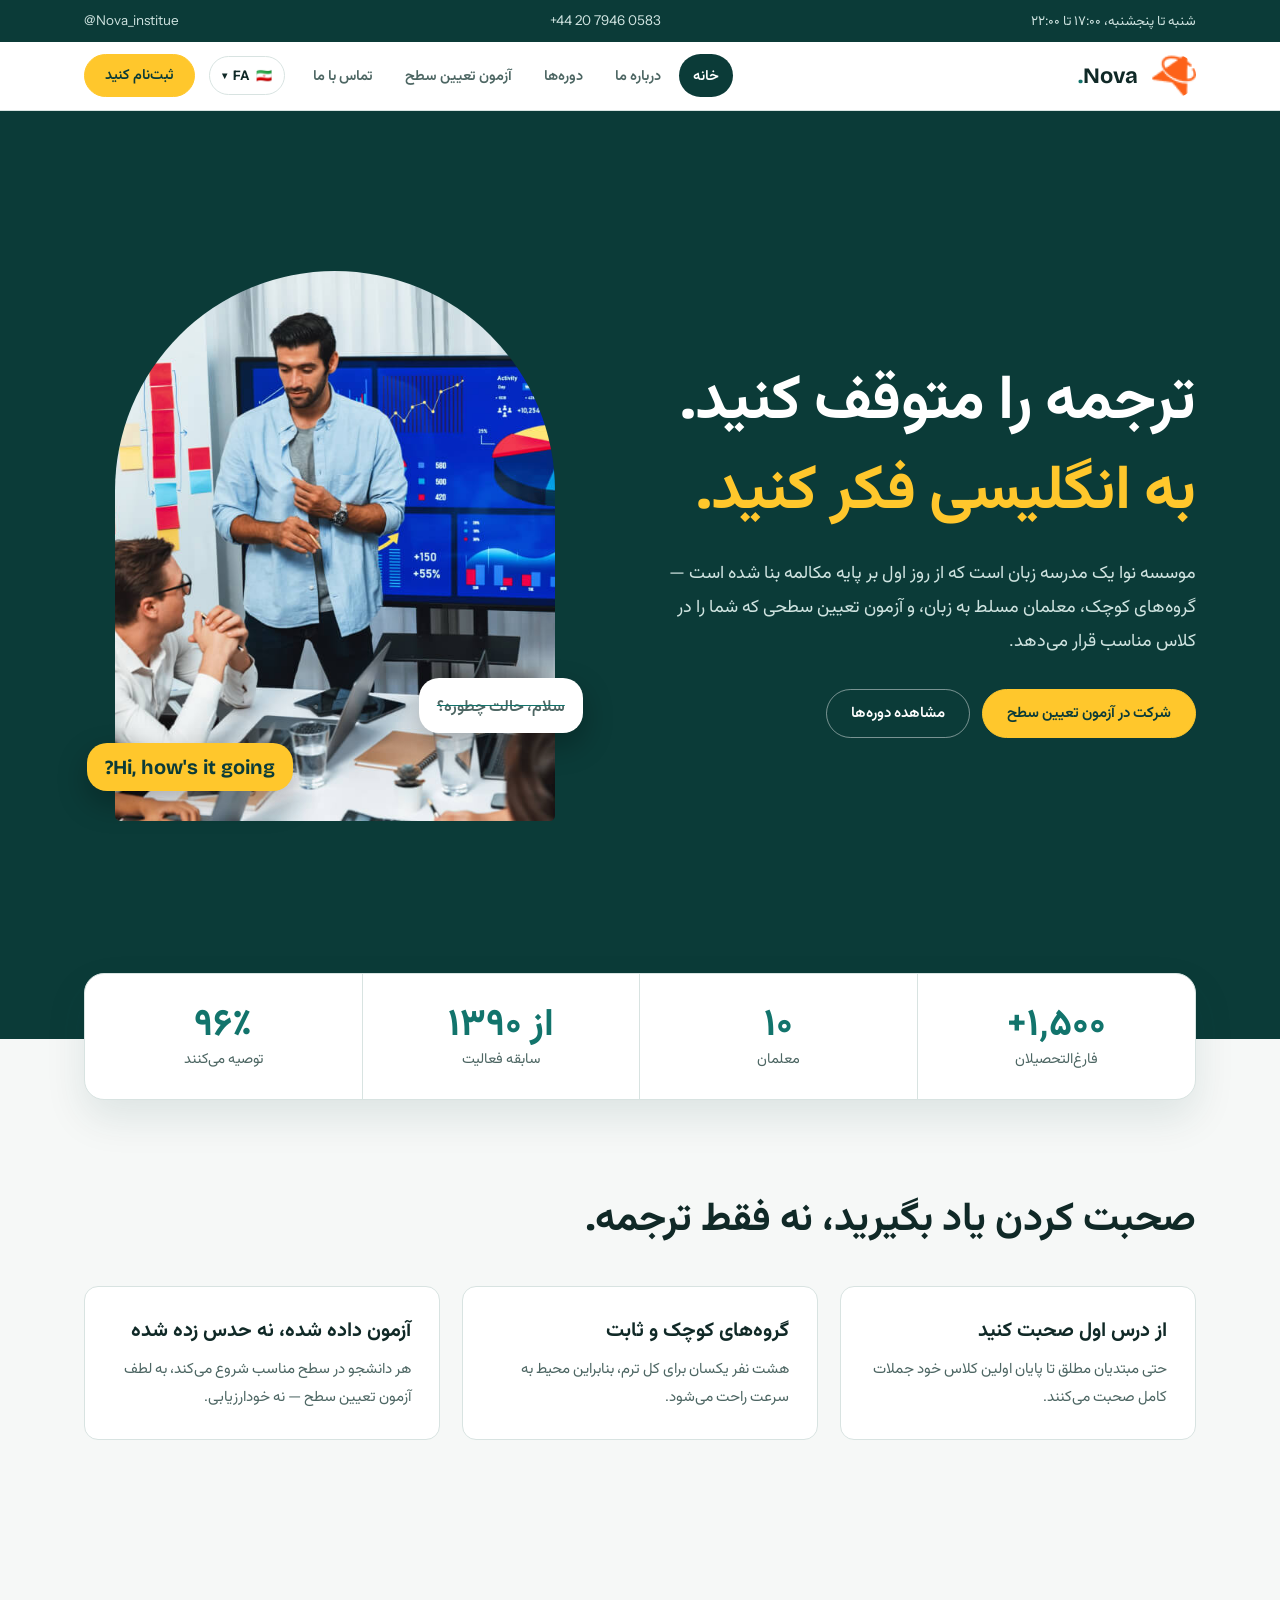
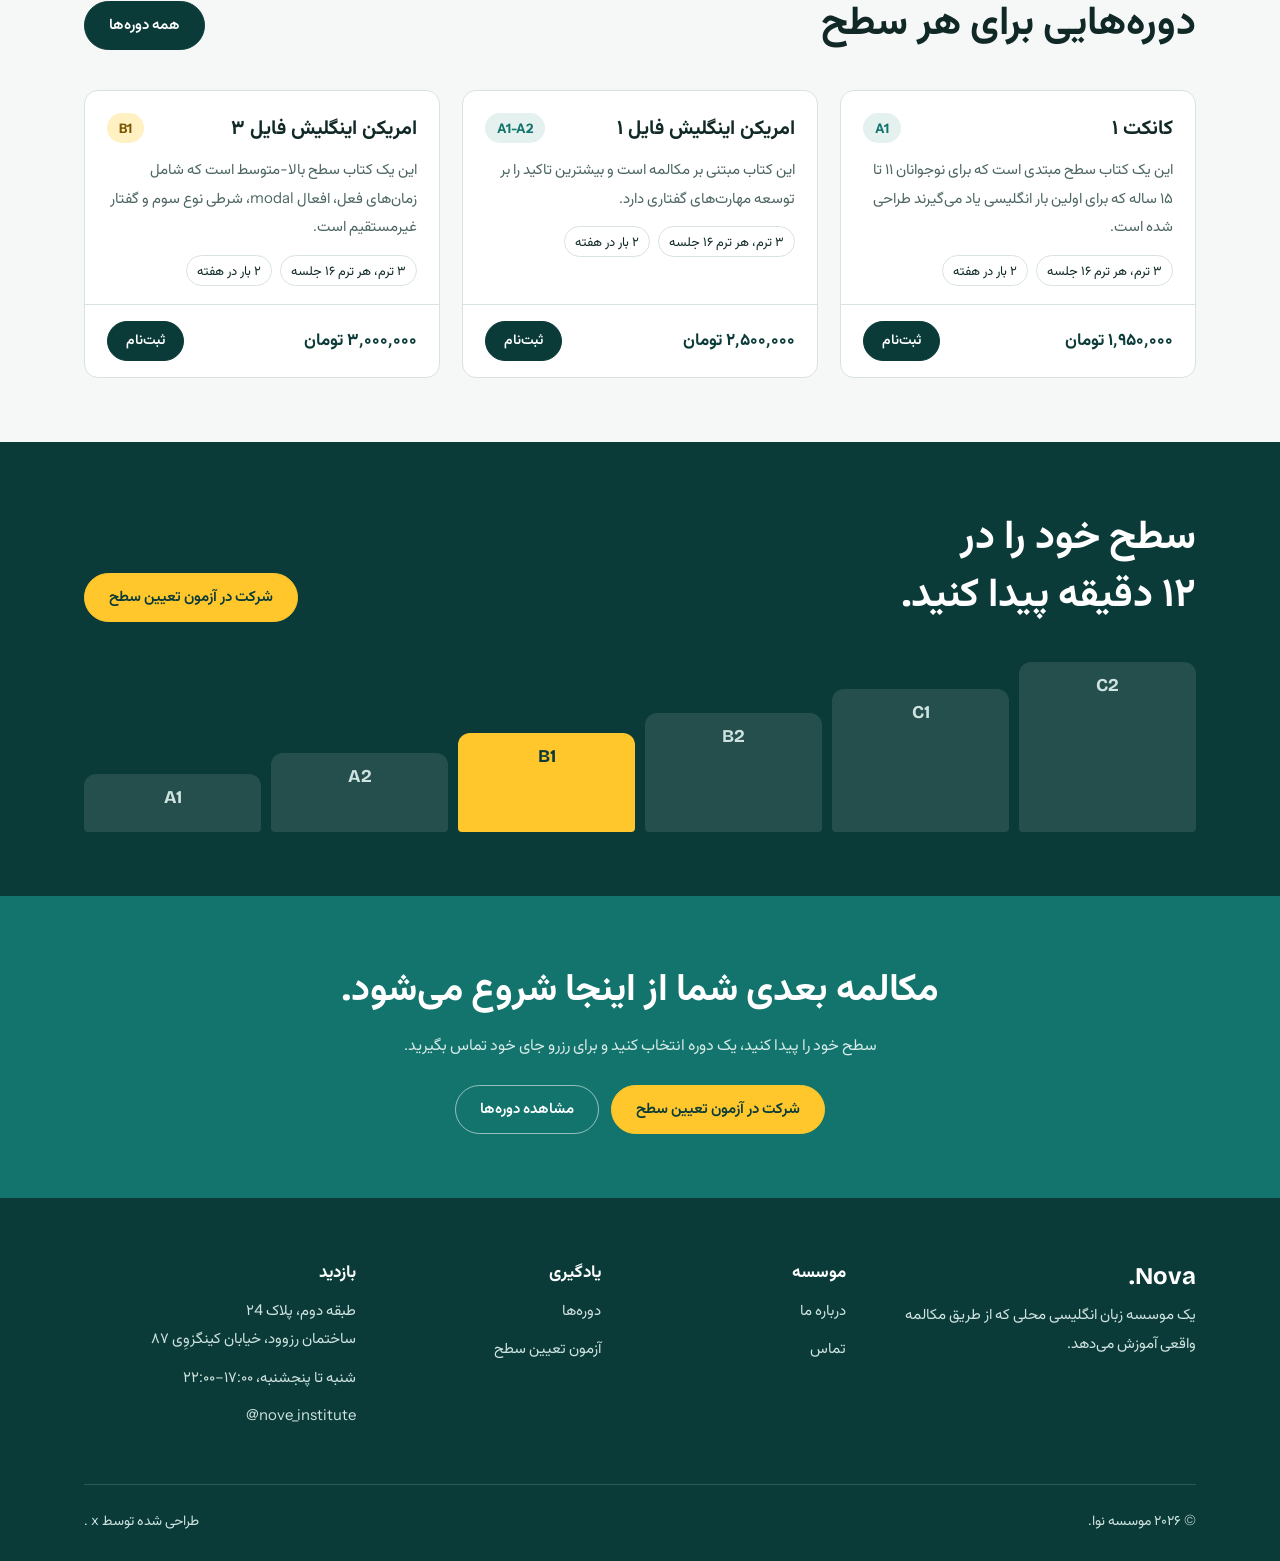
<file: index.html>
<!DOCTYPE html>
<html lang="fa" dir="rtl">
<head>
<meta charset="UTF-8">
<meta name="viewport" content="width=device-width, initial-scale=1.0">
<title>Nova Institute — Learn a language, live in it</title>
<meta name="description" content="Nova Institute: English courses for every level, small groups, conversation first."><link rel="icon" href="assets/dlaIcon.jpg">
<link rel="stylesheet" href="style.css">
</head>
<body>


<div class="topbar"><div class="wrap"><span data-en="Saturday–Thursday, 17:00–22:00" data-fa="شنبه تا پنجشنبه، ۱۷:۰۰ تا ۲۲:۰۰">Saturday–Thursday, 17:00–22:00</span><a class="ltr" href="tel:+44 20 7946 0583">+44 20 7946 0583</a><a class="ltr" href="#">@Nova_institue</a></div></div><header class="site">
  <div class="nav">
    <img src="favicon.png" class="dlaIcon" alt="Nova Institute">
    
    <div class="lang-switcher" onclick="toggleLangDropdown(event)">
      <span class="lang-label">
        <span class="flag" id="currentFlag">🇮🇷</span>
        <span class="active-lang" id="currentLangLabel">FA</span>
      </span>
      <span class="arrow" id="langArrow">▾</span>
      <div class="lang-dropdown" id="langDropdown">
        <div class="lang-option active-lang" data-lang="fa" onclick="switchLanguage('fa', event)">
          <span class="flag">🇮🇷</span> فارسی
        </div>
        <div class="lang-option" data-lang="en" onclick="switchLanguage('en', event)">
          <span class="flag">🇬🇧</span> English
        </div>
      </div>
    </div>
    
    <a class="logo" href="index.html">Nova<span class="dot">.</span></a>
    <button class="menu-btn" aria-label="Toggle menu" onclick="toggleMenu()">
      <svg width="26" height="26" viewBox="0 0 24 24" fill="none"><path d="M3 6H21M3 12H21M3 18H21" stroke="#0B3B38" stroke-width="2"/></svg>
    </button>
    <nav class="links" id="navLinks">
      <a href="index.html" class="active" data-en="Home" data-fa="خانه">Home</a>
      <a href="about.html" data-en="About" data-fa="درباره ما">About</a>
      <a href="courses.html" data-en="Courses" data-fa="دوره‌ها">Courses</a>
      <a href="level-test.html" data-en="Placement Test" data-fa="آزمون تعیین سطح">Placement Test</a>
      <a href="contact.html" data-en="Contact" data-fa="تماس با ما">Contact</a>
      <a href="contact.html" class="nav-cta mobile" data-en="Enroll now" data-fa="ثبت‌نام کنید">Enroll now</a>
    </nav>
    <a href="contact.html" class="nav-cta" data-en="Enroll now" data-fa="ثبت‌نام کنید">Enroll now</a>
  </div>
</header>

<section class="hero"><div class="wrap hero-grid"><div class="hero-copy"><h1 data-en="Stop translating.<br><span class='hl'>Start thinking in the language.</span>" data-fa="ترجمه را متوقف کنید.<br><span class='hl'>به انگلیسی فکر کنید.</span>">Stop translating.<br><span class='hl'>Start thinking in the language.</span></h1><p class="lead" data-en="Nova Institute is a language school built around speaking from day one — small groups, native-fluent teachers, and a placement test that actually puts you in the right room." data-fa="موسسه نوا یک مدرسه زبان است که از روز اول بر پایه مکالمه بنا شده است — گروه‌های کوچک، معلمان مسلط به زبان، و آزمون تعیین سطحی که شما را در کلاس مناسب قرار می‌دهد.">
        Nova Institute is a language school built around speaking from day one — small groups, native-fluent teachers, and a placement test that actually puts you in the right room.
      </p><div class="hero-actions">
        <a href="level-test.html" class="btn btn-primary" data-en="Take the placement test" data-fa="شرکت در آزمون تعیین سطح">Take the placement test</a>
        <a href="courses.html" class="btn" data-en="Browse courses" data-fa="مشاهده دوره‌ها">Browse courses</a>
      </div></div><div class="hero-art"><div class="photo"><img src="main.jpg" alt="Students in a language class discussing around a table"></div><div class="bubbles" aria-hidden="true"><div class="bub fa" id="bubFa" lang="fa" dir="rtl"></div><div class="bub en" id="bubEn" lang="en"></div></div></div></div></section>

<div class="stats"><div><div class="n" data-en="1,500+" data-fa="۱٬۵۰۰+">1,500+</div><div class="l" data-en="Graduates" data-fa="فارغ‌التحصیلان">Graduates</div></div><div><div class="n" data-en="10" data-fa="۱۰">10</div><div class="l" data-en="Teachers" data-fa="معلمان">Teachers</div></div><div><div class="n" data-en="since 1390" data-fa="از ۱۳۹۰">since 1390</div><div class="l" data-en="Work history" data-fa="سابقه فعالیت">Work history</div></div><div><div class="n" data-en="96%" data-fa="۹۶٪">96%</div><div class="l" data-en="Recommend us" data-fa="توصیه می‌کنند">Recommend us</div></div></div>

<section><div class="wrap"><div class="section-head"><h2 data-en="Learn to speak, not just to translate." data-fa="صحبت کردن یاد بگیرید، نه فقط ترجمه.">Learn to speak, not just to translate.</h2></div><div class="grid-3"><div class="card">
        
        <h3 data-en="Speak from lesson one" data-fa="از درس اول صحبت کنید">Speak from lesson one</h3>
        <p data-en="Even absolute beginners are speaking full sentences by the end of their first class." data-fa="حتی مبتدیان مطلق تا پایان اولین کلاس خود جملات کامل صحبت می‌کنند.">
          Even absolute beginners are speaking full sentences by the end of their first class.
        </p>
      </div><div class="card">
        
        <h3 data-en="Small, fixed groups" data-fa="گروه‌های کوچک و ثابت">Small, fixed groups</h3>
        <p data-en="The same eight people for the whole term, so the room gets comfortable fast." data-fa="هشت نفر یکسان برای کل ترم، بنابراین محیط به سرعت راحت می‌شود.">
          The same eight people for the whole term, so the room gets comfortable fast.
        </p>
      </div><div class="card">
        
        <h3 data-en="Tested, not guessed" data-fa="آزمون داده شده، نه حدس زده شده">Tested, not guessed</h3>
        <p data-en="Every student starts at the right level, thanks to the placement test — not a self-assessment." data-fa="هر دانشجو در سطح مناسب شروع می‌کند، به لطف آزمون تعیین سطح — نه خودارزیابی.">
          Every student starts at the right level, thanks to the placement test — not a self-assessment.
        </p>
      </div></div></div></section><section class="tight"><div class="wrap"><div class="section-head"><h2 data-en="Courses for every level" data-fa="دوره‌هایی برای هر سطح">Courses for every level</h2><a href="courses.html" class="btn btn-dark" data-en="All courses" data-fa="همه دوره‌ها">All courses</a></div><div class="grid-3"><div class="course-card">
        <div class="course-top">
          <div><h3 data-en="Connect 1" data-fa="کانکت ۱">Connect 1</h3></div>
          <span class="course-level">A1</span>
        </div>
        <div class="course-body">
          <p data-en="This is a beginning-level book designed for teenagers aged 11–15 who are learning English for the first time." data-fa="این یک کتاب سطح مبتدی است که برای نوجوانان ۱۱ تا ۱۵ ساله که برای اولین بار انگلیسی یاد می‌گیرند طراحی شده است.">
            This is a beginning-level book designed for teenagers aged 11–15 who are learning English for the first time.
          </p>
          <div class="course-meta"><span data-en="3 terms, 16 sessions each" data-fa="۳ ترم، هر ترم ۱۶ جلسه">3 terms, 16 sessions each</span><span data-en="2×/week" data-fa="۲ بار در هفته">2×/week</span></div>
        </div>
        <div class="course-foot"><span class="price" data-en="1,950,000 Toman" data-fa="۱٬۹۵۰٬۰۰۰ تومان">1,950,000 Toman</span><a class="btn btn-dark btn-sm" href="contact.html" data-en="Enroll" data-fa="ثبت‌نام">Enroll</a></div>
      </div><div class="course-card">
        <div class="course-top">
          <div><h3 data-en="American English File 1" data-fa="امریکن اینگلیش فایل ۱">American English File 1</h3></div>
          <span class="course-level">A1-A2</span>
        </div>
        <div class="course-body">
          <p data-en="This book is conversation-based and places the greatest emphasis on developing speaking skills." data-fa="این کتاب مبتنی بر مکالمه است و بیشترین تاکید را بر توسعه مهارت‌های گفتاری دارد.">
            This book is conversation-based and places the greatest emphasis on developing speaking skills.
          </p>
          <div class="course-meta"><span data-en="3 terms, 16 sessions each" data-fa="۳ ترم، هر ترم ۱۶ جلسه">3 terms, 16 sessions each</span><span data-en="2×/week" data-fa="۲ بار در هفته">2×/week</span></div>
        </div>
        <div class="course-foot"><span class="price" data-en="2,500,000 Toman" data-fa="۲٬۵۰۰٬۰۰۰ تومان">2,500,000 Toman</span><a class="btn btn-dark btn-sm" href="contact.html" data-en="Enroll" data-fa="ثبت‌نام">Enroll</a></div>
      </div><div class="course-card">
        <div class="course-top">
          <div><h3 data-en="American English File 3" data-fa="امریکن اینگلیش فایل ۳">American English File 3</h3></div>
          <span class="course-level">B1</span>
        </div>
        <div class="course-body">
          <p data-en="This is an upper-intermediate level book covering verb tenses, modal verbs, third conditionals, and reported speech." data-fa="این یک کتاب سطح بالا-متوسط است که شامل زمان‌های فعل، افعال modal، شرطی نوع سوم و گفتار غیرمستقیم است.">
            This is an upper-intermediate level book covering verb tenses, modal verbs, third conditionals, and reported speech.
          </p>
          <div class="course-meta"><span data-en="3 terms, 16 sessions each" data-fa="۳ ترم، هر ترم ۱۶ جلسه">3 terms, 16 sessions each</span><span data-en="2×/week" data-fa="۲ بار در هفته">2×/week</span></div>
        </div>
        <div class="course-foot"><span class="price" data-en="3,000,000 Toman" data-fa="۳٬۰۰۰٬۰۰۰ تومان">3,000,000 Toman</span><a class="btn btn-dark btn-sm" href="contact.html" data-en="Enroll" data-fa="ثبت‌نام">Enroll</a></div>
      </div></div></div></section><section class="band-ink tight">
  <div class="wrap">
    <div class="section-head">
      <div>
        
        <h2 data-en="Find your level in<br>12 minutes." data-fa="سطح خود را در<br>۱۲ دقیقه پیدا کنید.">Find your level in<br>12 minutes.</h2>
      </div>
      <a href="level-test.html" class="btn btn-primary" data-en="Take the placement test" data-fa="شرکت در آزمون تعیین سطح">Take the placement test</a>
    </div>
    <div class="level-gauge">
      <div>A1</div><div>A2</div><div class="active">B1</div><div>B2</div><div>C1</div><div>C2</div>
    </div>
  </div>
</section>

<section class="band-teal tight">
  <div class="wrap center">
    <h2 data-en="Your next conversation starts here." data-fa="مکالمه بعدی شما از اینجا شروع می‌شود.">Your next conversation starts here.</h2>
    <p data-en="Find your level, pick a course, and call us to reserve your seat." data-fa="سطح خود را پیدا کنید، یک دوره انتخاب کنید و برای رزرو جای خود تماس بگیرید.">
      Find your level, pick a course, and call us to reserve your seat.
    </p>
    <div class="row">
      <a href="level-test.html" class="btn btn-primary" data-en="Take the placement test" data-fa="شرکت در آزمون تعیین سطح">Take the placement test</a>
      <a href="courses.html" class="btn" data-en="Browse courses" data-fa="مشاهده دوره‌ها">Browse courses</a>
    </div>
  </div>
</section>

<footer>
  <div class="wrap">
    <div class="foot-grid">
      <div>
        <div class="foot-logo">Nova.</div>
        <p data-en="A neighbourhood English institute teaching through real conversation." data-fa="یک موسسه زبان انگلیسی محلی که از طریق مکالمه واقعی آموزش می‌دهد.">
          A neighbourhood English institute teaching through real conversation.
        </p>
      </div>
      <div>
        <h4 data-en="Institute" data-fa="موسسه">Institute</h4>
        <ul><li><a href="about.html" data-en="About us" data-fa="درباره ما">About us</a></li><li><a href="contact.html" data-en="Contact" data-fa="تماس">Contact</a></li></ul>
      </div>
      <div>
        <h4 data-en="Learn" data-fa="یادگیری">Learn</h4>
        <ul><li><a href="courses.html" data-en="Courses" data-fa="دوره‌ها">Courses</a></li><li><a href="level-test.html" data-en="Placement test" data-fa="آزمون تعیین سطح">Placement test</a></li></ul>
      </div>
      <div>
        <h4 data-en="Visit" data-fa="بازدید">Visit</h4>
        <ul><li data-en="No. 24, Second Floor, <br> Rosewood Building, 87 Kingsway Street" data-fa="طبقه دوم، پلاک ۲4 <br> ساختمان رزوود، خیابان کینگزوِی ۸۷">No. 24, Second Floor, <br> Rosewood Building, 87 Kingsway Street</li><li data-en="Sat-Thu, 17:00–22:00" data-fa="شنبه تا پنجشنبه، ۱۷:۰۰–۲۲:۰۰">Sat-Thu, 17:00–22:00</li><li><a class="ltr" href="#">@nove_institute</a></li></ul>
      </div>
    </div>
    <div class="foot-bottom">
      <span data-en="© 2026 Nova Institute." data-fa="© ۲۰۲۶ موسسه نوا.">© 2026 Nova Institute.</span>
      <span data-en="Designed By x." data-fa="طراحی شده توسط x .">Designed By x.</span>
    </div>
  </div>
</footer>

<script src="main.js"></script>
</body>
</html>
</file>
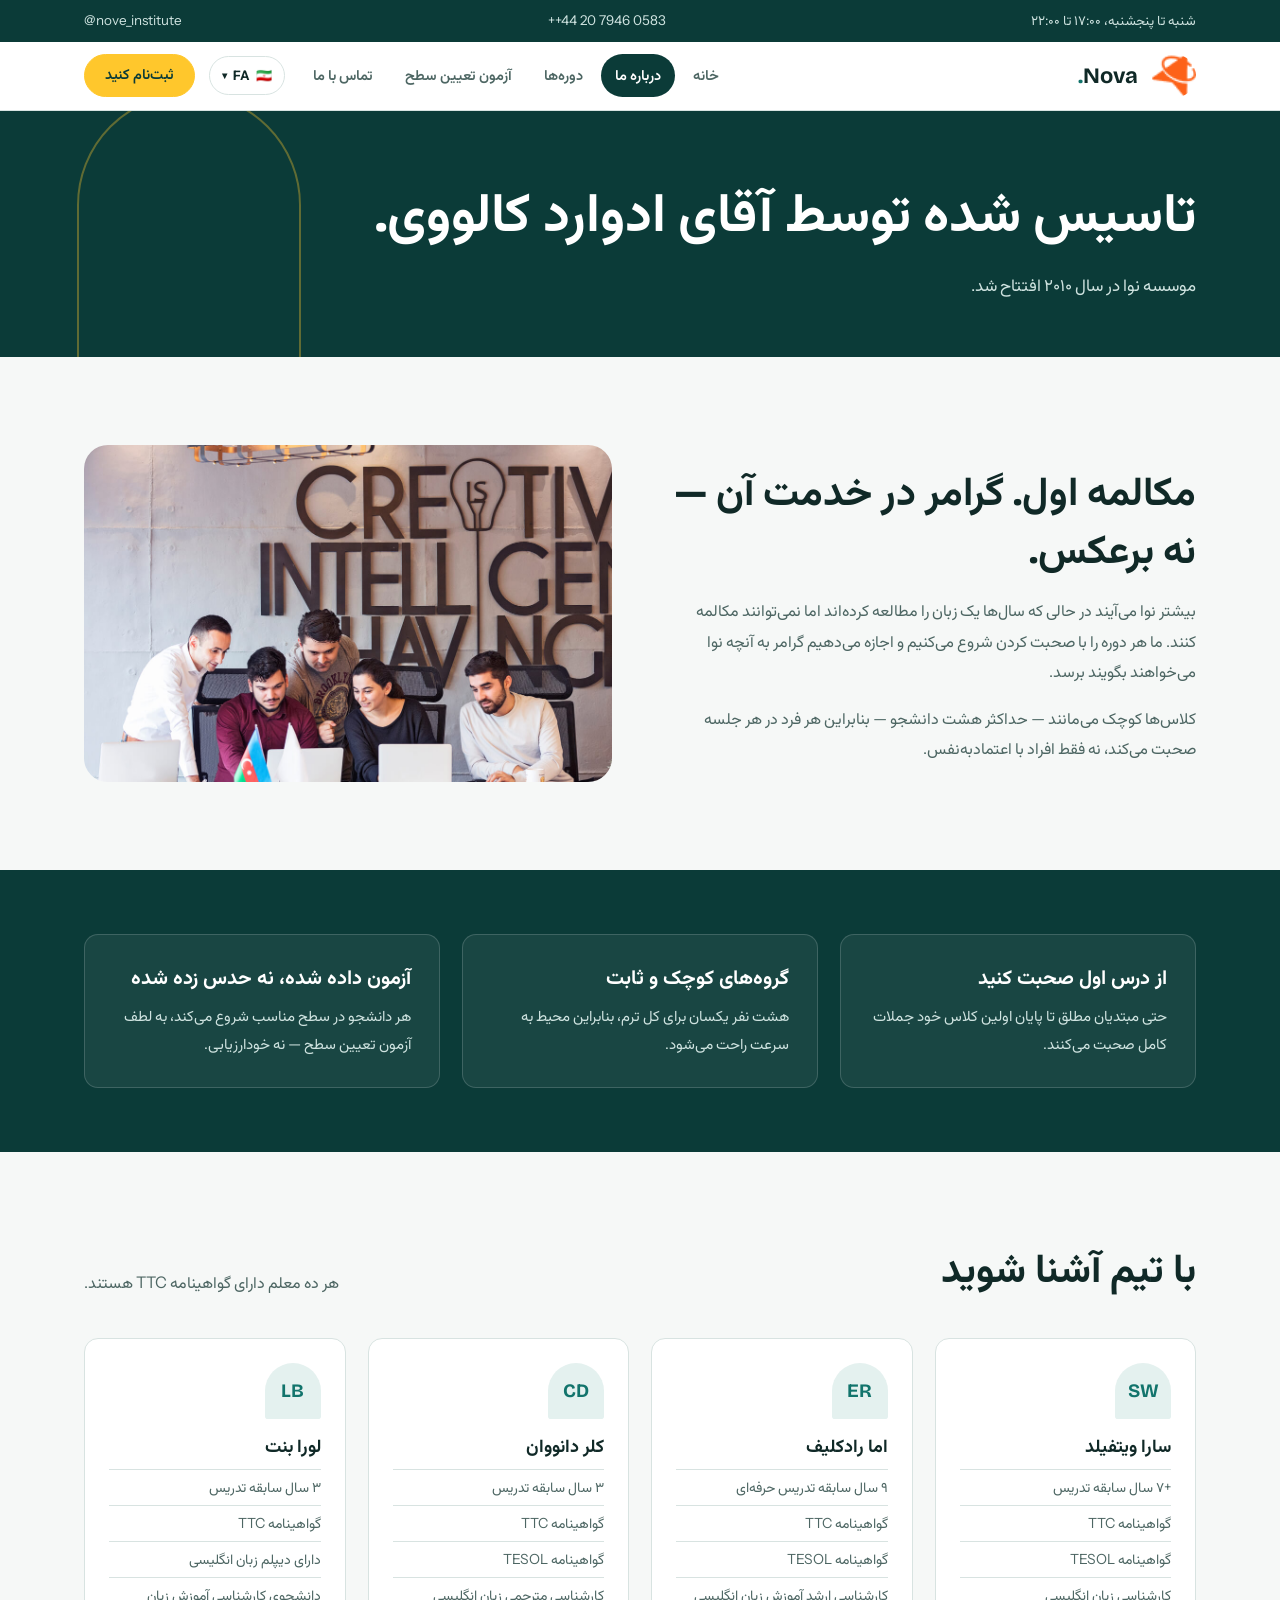
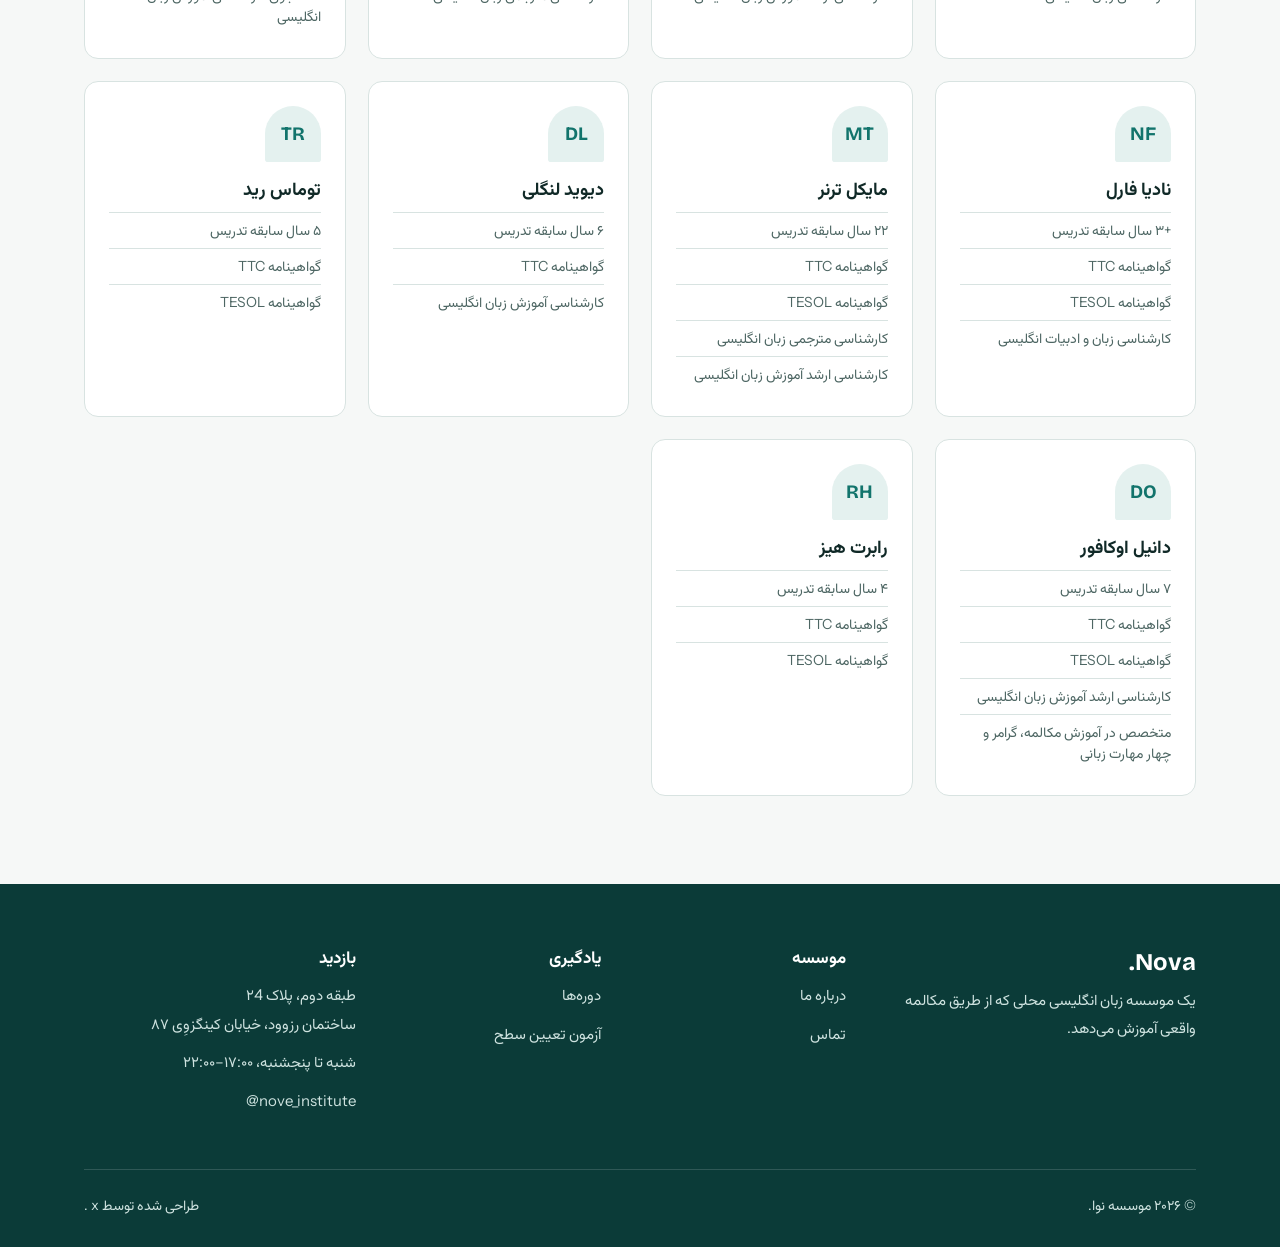
<file: about.html>
<!DOCTYPE html>
<html lang="fa" dir="rtl">
<head>
<meta charset="UTF-8">
<meta name="viewport" content="width=device-width, initial-scale=1.0">
<title>About — Nova Institute</title>
<meta name="description" content="Nova Institute: English courses for every level, small groups, conversation first."><link rel="icon" href="assets/dlaIcon.jpg">
<link rel="stylesheet" href="style.css">

</head>
<body>

  <div class="topbar"><div class="wrap"><span data-en="Saturday–Thursday, 17:00–22:00" data-fa="شنبه تا پنجشنبه، ۱۷:۰۰ تا ۲۲:۰۰">Saturday–Thursday, 17:00–22:00</span><a class="ltr" href="tel:++44 20 7946 0583">++44 20 7946 0583</a><a class="ltr" href="#">@nove_institute</a></div></div><header class="site">
  <div class="nav">
    <img src="favicon.png" class="dlaIcon" alt="Nova Institute">
    
    <div class="lang-switcher" onclick="toggleLangDropdown(event)">
      <span class="lang-label">
        <span class="flag" id="currentFlag">🇮🇷</span>
        <span class="active-lang" id="currentLangLabel">FA</span>
      </span>
      <span class="arrow" id="langArrow">▾</span>
      <div class="lang-dropdown" id="langDropdown">
        <div class="lang-option active-lang" data-lang="fa" onclick="switchLanguage('fa', event)">
          <span class="flag">🇮🇷</span> فارسی
        </div>
        <div class="lang-option" data-lang="en" onclick="switchLanguage('en', event)">
          <span class="flag">🇬🇧</span> English
        </div>
      </div>
    </div>
    
    <a class="logo" href="index.html">Nova<span class="dot">.</span></a>
    <button class="menu-btn" aria-label="Toggle menu" onclick="toggleMenu()">
      <svg width="26" height="26" viewBox="0 0 24 24" fill="none"><path d="M3 6H21M3 12H21M3 18H21" stroke="#0B3B38" stroke-width="2"/></svg>
    </button>
    <nav class="links" id="navLinks">
      <a href="index.html" data-en="Home" data-fa="خانه">Home</a>
      <a href="about.html" class="active" data-en="About" data-fa="درباره ما">About</a>
      <a href="courses.html" data-en="Courses" data-fa="دوره‌ها">Courses</a>
      <a href="level-test.html" data-en="Placement Test" data-fa="آزمون تعیین سطح">Placement Test</a>
      <a href="contact.html" data-en="Contact" data-fa="تماس با ما">Contact</a>
      <a href="contact.html" class="nav-cta mobile" data-en="Enroll now" data-fa="ثبت‌نام کنید">Enroll now</a>
    </nav>
    <a href="contact.html" class="nav-cta" data-en="Enroll now" data-fa="ثبت‌نام کنید">Enroll now</a>
  </div>
</header>

<div class="page-hero">
  <div class="wrap">
    
    <h1 data-en="Founded by Mr. Edward Calloway." data-fa="تاسیس شده توسط آقای ادوارد کالووی.">Founded by Mr. Edward Calloway.</h1>
    <p data-en="Nova Institute opened in 2010." data-fa="موسسه نوا در سال ۲۰۱۰ افتتاح شد.">Nova Institute opened in 2010.</p>
  </div>
</div>

<section>
  <div class="wrap split">
    <div>
      
      <h2 data-en="Conversation first. Grammar in service of it — never the other way round." data-fa="مکالمه اول. گرامر در خدمت آن — نه برعکس.">Conversation first. Grammar in service of it — never the other way round.</h2>
      <p data-en="Most students arrive having studied a language for years without being able to hold a conversation. We start every course with speaking, and let grammar catch up to what students already want to say." data-fa="بیشتر نوا می‌آیند در حالی که سال‌ها یک زبان را مطالعه کرده‌اند اما نمی‌توانند مکالمه کنند. ما هر دوره را با صحبت کردن شروع می‌کنیم و اجازه می‌دهیم گرامر به آنچه نوا می‌خواهند بگویند برسد.">
        Most students arrive having studied a language for years without being able to hold a conversation. We start every course with speaking, and let grammar catch up to what students already want to say.
      </p>
      <p data-en="Classes stay small — eight students at most — so every person speaks every session, not just the confident ones." data-fa="کلاس‌ها کوچک می‌مانند — حداکثر هشت دانشجو — بنابراین هر فرد در هر جلسه صحبت می‌کند، نه فقط افراد با اعتمادبه‌نفس.">
        Classes stay small — eight students at most — so every person speaks every session, not just the confident ones.
      </p>
    </div>
    <div class="stack-photo">
      <img src="leading.jpg" alt="Teacher leading a small classroom discussion">
    </div>
  </div>
</section>

<section class="band-ink tight">
  <div class="wrap">
    <div class="grid-3">
      <div class="card">
        
        <h3 data-en="Speak from lesson one" data-fa="از درس اول صحبت کنید">Speak from lesson one</h3>
        <p data-en="Even absolute beginners are speaking full sentences by the end of their first class." data-fa="حتی مبتدیان مطلق تا پایان اولین کلاس خود جملات کامل صحبت می‌کنند.">
          Even absolute beginners are speaking full sentences by the end of their first class.
        </p>
      </div>
      <div class="card">
        
        <h3 data-en="Small, fixed groups" data-fa="گروه‌های کوچک و ثابت">Small, fixed groups</h3>
        <p data-en="The same eight people for the whole term, so the room gets comfortable fast." data-fa="هشت نفر یکسان برای کل ترم، بنابراین محیط به سرعت راحت می‌شود.">
          The same eight people for the whole term, so the room gets comfortable fast.
        </p>
      </div>
      <div class="card">
        
        <h3 data-en="Tested, not guessed" data-fa="آزمون داده شده، نه حدس زده شده">Tested, not guessed</h3>
        <p data-en="Every student starts at the right level, thanks to the placement test — not a self-assessment." data-fa="هر دانشجو در سطح مناسب شروع می‌کند، به لطف آزمون تعیین سطح — نه خودارزیابی.">
          Every student starts at the right level, thanks to the placement test — not a self-assessment.
        </p>
      </div>
    </div>
  </div>
</section>

<section>
  <div class="wrap">
    <div class="section-head">
      <div><h2 data-en="Meet the team" data-fa="با تیم آشنا شوید">Meet the team</h2></div>
      <p class="section-sub" data-en="All ten teachers hold a TTC certificate." data-fa="هر ده معلم دارای گواهینامه TTC هستند.">All ten teachers hold a TTC certificate.</p>
    </div>
    <div class="grid-4">
      
      <div class="teacher-card">
        <div class="teacher-body">
          
          <h3 data-en="Sarah Whitfield " data-fa="سارا ویتفیلد">Sarah Whitfield</h3>
          <ul>
            <li data-en="+7 Years of teaching experience" data-fa="+۷ سال سابقه تدریس">+7 Years of teaching experience</li>
            <li data-en="TTC certificate" data-fa="گواهینامه TTC">TTC certificate</li>
            <li data-en="TESOL certificate" data-fa="گواهینامه TESOL">TESOL certificate</li>
            <li data-en="B.A in English" data-fa="کارشناسی زبان انگلیسی">B.A in English</li>
          </ul>
        </div>
      </div>
      
      
      <div class="teacher-card">
        <div class="teacher-body">
          
          <h3 data-en="Emma Radcliffe" data-fa="اما رادکلیف">Emma Radcliffe</h3>
          <ul>
            <li data-en="9 years of professional teaching experience" data-fa="۹ سال سابقه تدریس حرفه‌ای">9 years of professional teaching experience</li>
            <li data-en="TTC certificate" data-fa="گواهینامه TTC">TTC certificate</li>
            <li data-en="TESOL certificate" data-fa="گواهینامه TESOL">TESOL certificate</li>
            <li data-en="Master's degree in English language teaching (M.A.)" data-fa="کارشناسی ارشد آموزش زبان انگلیسی">Master's degree in English language teaching (M.A.)</li>
          </ul>
        </div>
      </div>
      
      
      <div class="teacher-card">
        <div class="teacher-body">
          
          <h3 data-en="Claire Donovan" data-fa="کلر دانووان">Claire Donovan</h3>
          <ul>
            <li data-en="3 years of teaching experience" data-fa="۳ سال سابقه تدریس">3 years of teaching experience</li>
            <li data-en="TTC certificate" data-fa="گواهینامه TTC">TTC certificate</li>
            <li data-en="TESOL certificate" data-fa="گواهینامه TESOL">TESOL certificate</li>
            <li data-en="B.A. in English Translation" data-fa="کارشناسی مترجمی زبان انگلیسی">B.A. in English Translation</li>
          </ul>
        </div>
      </div>
      
      
      <div class="teacher-card">
        <div class="teacher-body">
          
          <h3 data-en="Laura Bennett" data-fa="لورا بنت">Laura Bennett</h3>
          <ul>
            <li data-en="3 years of teaching experience" data-fa="۳ سال سابقه تدریس">3 years of teaching experience</li>
            <li data-en="TTC certificate" data-fa="گواهینامه TTC">TTC certificate</li>
            <li data-en="Holder of a high school diploma in English" data-fa="دارای دیپلم زبان انگلیسی">Holder of a high school diploma in English</li>
            <li data-en="Bachelor's student in English Language Teaching" data-fa="دانشجوی کارشناسی آموزش زبان انگلیسی">Bachelor's student in English Language Teaching</li>
          </ul>
        </div>
      </div>
      
      
      <div class="teacher-card">
        <div class="teacher-body">
          
          <h3 data-en="Nadia Farrell" data-fa="نادیا فارل">Nadia Farrell</h3>
          <ul>
            <li data-en="+3 years of teaching experience" data-fa="+۳ سال سابقه تدریس">+3 years of teaching experience</li>
            <li data-en="TTC certificate" data-fa="گواهینامه TTC">TTC certificate</li>
            <li data-en="TESOL certificate" data-fa="گواهینامه TESOL">TESOL certificate</li>
            <li data-en="Bachelor's degree in English Language and Literature" data-fa="کارشناسی زبان و ادبیات انگلیسی">Bachelor's degree in English Language and Literature</li>
          </ul>
        </div>
      </div>
      
      
      <div class="teacher-card">
        <div class="teacher-body">
          
          <h3 data-en="Michael Turner" data-fa="مایکل ترنر">Michael Turner</h3>
          <ul>
            <li data-en="22 years of teaching experience" data-fa="۲۲ سال سابقه تدریس">22 years of teaching experience</li>
            <li data-en="TTC certificate" data-fa="گواهینامه TTC">TTC certificate</li>
            <li data-en="TESOL certificate" data-fa="گواهینامه TESOL">TESOL certificate</li>
            <li data-en="Bachelor's degree in English translation" data-fa="کارشناسی مترجمی زبان انگلیسی">Bachelor's degree in English translation</li>
            <li data-en="Master's degree in Teaching English" data-fa="کارشناسی ارشد آموزش زبان انگلیسی">Master's degree in Teaching English</li>
          </ul>
        </div>
      </div>
      
      
      <div class="teacher-card">
        <div class="teacher-body">
          
          <h3 data-en="David Langley" data-fa="دیوید لنگلی">David Langley</h3>
          <ul>
            <li data-en="6 years of teaching experience" data-fa="۶ سال سابقه تدریس">6 years of teaching experience</li>
            <li data-en="TTC certificate" data-fa="گواهینامه TTC">TTC certificate</li>
            <li data-en="Bachelor's degree in English teaching" data-fa="کارشناسی آموزش زبان انگلیسی">Bachelor's degree in English teaching</li>
          </ul>
        </div>
      </div>
      
      
      <div class="teacher-card">
        <div class="teacher-body">
          
          <h3 data-en="Thomas Reed" data-fa="توماس رید">Thomas Reed</h3>
          <ul>
            <li data-en="5 years of teaching experience" data-fa="۵ سال سابقه تدریس">5 years of teaching experience</li>
            <li data-en="TTC certificate" data-fa="گواهینامه TTC">TTC certificate</li>
            <li data-en="TESOL certificate" data-fa="گواهینامه TESOL">TESOL certificate</li>
          </ul>
        </div>
      </div>
      
      
      <div class="teacher-card">
        <div class="teacher-body">
          
          <h3 data-en="Daniel Okafor" data-fa="دانیل اوکافور">Daniel Okafor</h3>
          <ul>
            <li data-en="7 years of teaching experience" data-fa="۷ سال سابقه تدریس">7 years of teaching experience</li>
            <li data-en="TTC certificate" data-fa="گواهینامه TTC">TTC certificate</li>
            <li data-en="TESOL certificate" data-fa="گواهینامه TESOL">TESOL certificate</li>
            <li data-en="Master's degree in English Language Teaching" data-fa="کارشناسی ارشد آموزش زبان انگلیسی">Master's degree in English Language Teaching</li>
            <li data-en="Specialist in teaching conversation, grammar, and the four language skills" data-fa="متخصص در آموزش مکالمه، گرامر و چهار مهارت زبانی">Specialist in teaching conversation, grammar, and the four language skills</li>
          </ul>
        </div>
      </div>
      
      
      <div class="teacher-card">
        <div class="teacher-body">
          
          <h3 data-en="Robert Hayes" data-fa="رابرت هیز">Robert Hayes</h3>
          <ul>
            <li data-en="4 years of teaching experience" data-fa="۴ سال سابقه تدریس">4 years of teaching experience</li>
            <li data-en="TTC certificate" data-fa="گواهینامه TTC">TTC certificate</li>
            <li data-en="TESOL certificate" data-fa="گواهینامه TESOL">TESOL certificate</li>
          </ul>
        </div>
      </div>
    </div>
  </div>
</section>

<footer>
  <div class="wrap">
    <div class="foot-grid">
      <div>
        <div class="foot-logo">Nova.</div>
        <p data-en="A neighbourhood English institute teaching through real conversation." data-fa="یک موسسه زبان انگلیسی محلی که از طریق مکالمه واقعی آموزش می‌دهد.">
          A neighbourhood English institute teaching through real conversation.
        </p>
      </div>
      <div>
        <h4 data-en="Institute" data-fa="موسسه">Institute</h4>
        <ul><li><a href="about.html" data-en="About us" data-fa="درباره ما">About us</a></li><li><a href="contact.html" data-en="Contact" data-fa="تماس">Contact</a></li></ul>
      </div>
      <div>
        <h4 data-en="Learn" data-fa="یادگیری">Learn</h4>
        <ul><li><a href="courses.html" data-en="Courses" data-fa="دوره‌ها">Courses</a></li><li><a href="level-test.html" data-en="Placement test" data-fa="آزمون تعیین سطح">Placement test</a></li></ul>
      </div>
      <div>
        <h4 data-en="Visit" data-fa="بازدید">Visit</h4>
        <ul><li data-en="No. 24, Second Floor, <br> Rosewood Building, 87 Kingsway Street" data-fa="طبقه دوم، پلاک ۲4 <br> ساختمان رزوود، خیابان کینگزوِی ۸۷">No. 24, Second Floor, <br> Rosewood Building, 87 Kingsway Street</li><li data-en="Sat-Thu, 17:00–22:00" data-fa="شنبه تا پنجشنبه، ۱۷:۰۰–۲۲:۰۰">Sat-Thu, 17:00–22:00</li><li><a class="ltr" href="#">@nove_institute</a></li></ul>
      </div>
    </div>
    <div class="foot-bottom">
      <span data-en="© 2026 Nova Institute." data-fa="© ۲۰۲۶ موسسه نوا.">© 2026 Nova Institute.</span>
      <span data-en="Designed By x." data-fa="طراحی شده توسط x .">Designed By x.</span>
    </div>
  </div>
</footer>

<script src="main.js"></script>
</body>
</html>
</file>
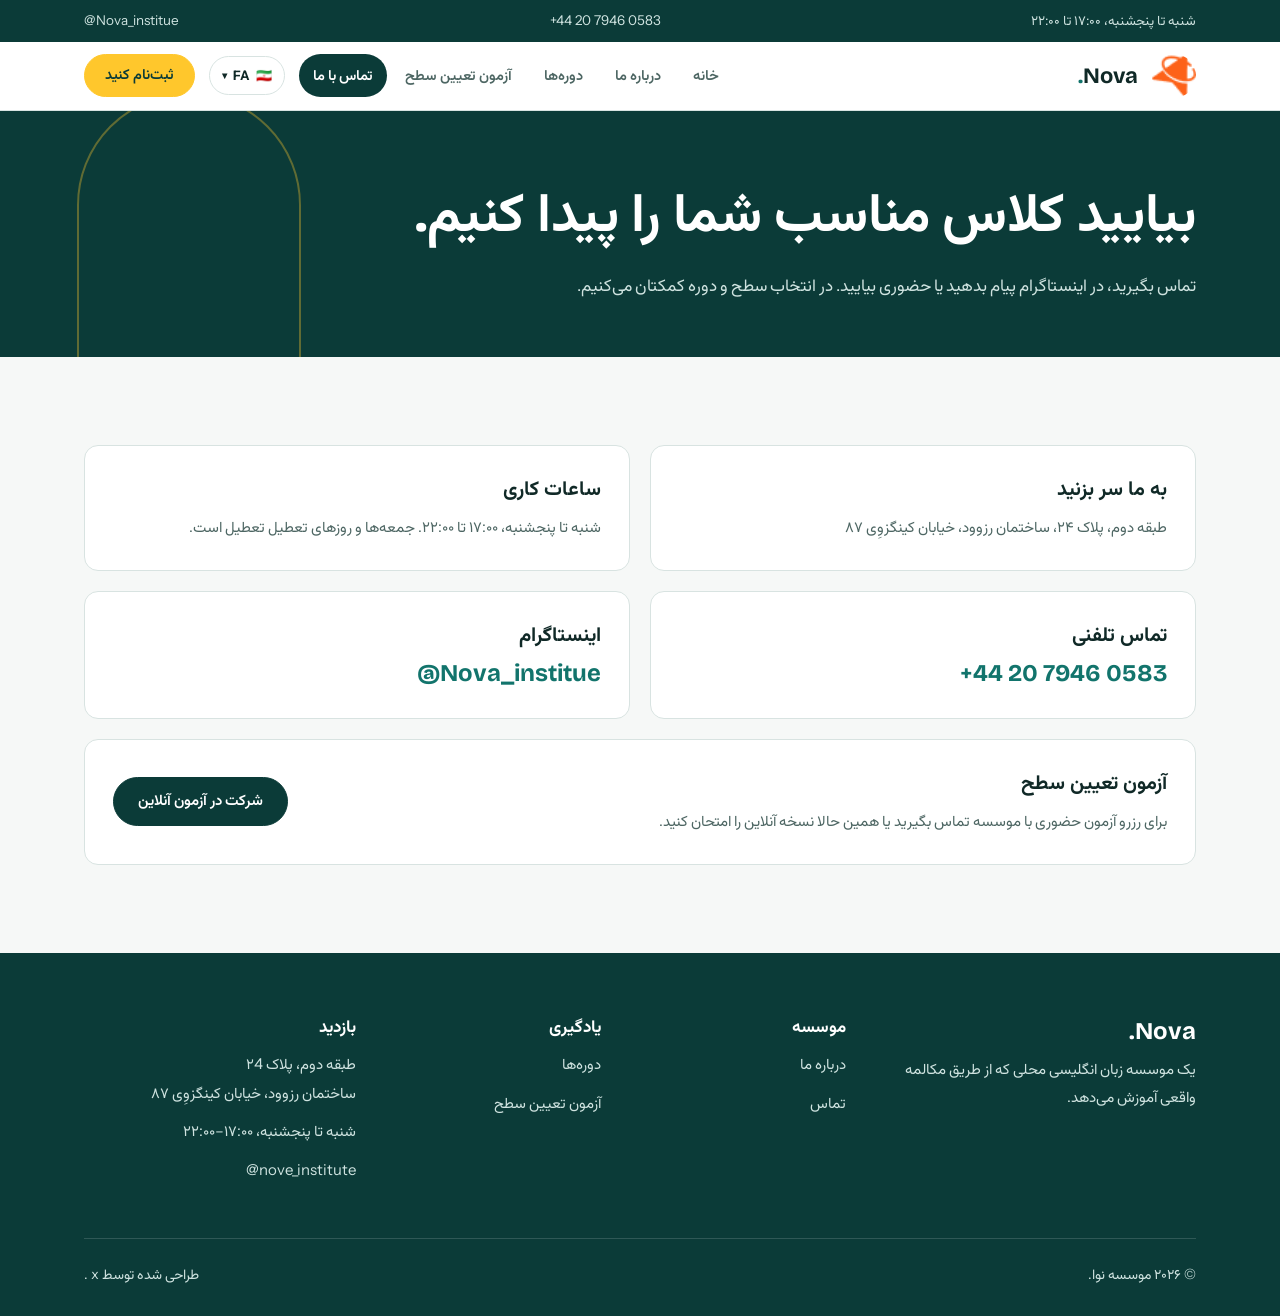
<file: contact.html>
<!DOCTYPE html>
<html lang="fa" dir="rtl">
<head>
<meta charset="UTF-8">
<meta name="viewport" content="width=device-width, initial-scale=1.0">
<title>Contact — Nova Institute</title>
<meta name="description" content="Nova Institute: English courses for every level, small groups, conversation first."><link rel="icon" href="assets/dlaIcon.jpg">
<link rel="stylesheet" href="style.css">
</head>
<body>
<div class="topbar"><div class="wrap"><span data-en="Saturday–Thursday, 17:00–22:00" data-fa="شنبه تا پنجشنبه، ۱۷:۰۰ تا ۲۲:۰۰">Saturday–Thursday, 17:00–22:00</span><a class="ltr" href="tel:+44 20 7946 0583">+44 20 7946 0583</a><a class="ltr" href="#">@Nova_institue</a></div></div><header class="site">
  <div class="nav">
    <img src="favicon.png" class="dlaIcon" alt="Nova Institute">
    
    <div class="lang-switcher" onclick="toggleLangDropdown(event)">
      <span class="lang-label">
        <span class="flag" id="currentFlag">🇮🇷</span>
        <span class="active-lang" id="currentLangLabel">FA</span>
      </span>
      <span class="arrow" id="langArrow">▾</span>
      <div class="lang-dropdown" id="langDropdown">
        <div class="lang-option active-lang" data-lang="fa" onclick="switchLanguage('fa', event)">
          <span class="flag">🇮🇷</span> فارسی
        </div>
        <div class="lang-option" data-lang="en" onclick="switchLanguage('en', event)">
          <span class="flag">🇬🇧</span> English
        </div>
      </div>
    </div>
    
    <a class="logo" href="index.html">Nova<span class="dot">.</span></a>
    <button class="menu-btn" aria-label="Toggle menu" onclick="toggleMenu()">
      <svg width="26" height="26" viewBox="0 0 24 24" fill="none"><path d="M3 6H21M3 12H21M3 18H21" stroke="#0B3B38" stroke-width="2"/></svg>
    </button>
    <nav class="links" id="navLinks">
      <a href="index.html" data-en="Home" data-fa="خانه">Home</a>
      <a href="about.html" data-en="About" data-fa="درباره ما">About</a>
      <a href="courses.html" data-en="Courses" data-fa="دوره‌ها">Courses</a>
      <a href="level-test.html" data-en="Placement Test" data-fa="آزمون تعیین سطح">Placement Test</a>
      <a href="contact.html" class="active" data-en="Contact" data-fa="تماس با ما">Contact</a>
      <a href="contact.html" class="nav-cta mobile" data-en="Enroll now" data-fa="ثبت‌نام کنید">Enroll now</a>
    </nav>
    <a href="contact.html" class="nav-cta" data-en="Enroll now" data-fa="ثبت‌نام کنید">Enroll now</a>
  </div>
</header>
<div class="page-hero"><div class="wrap"><h1 data-en="Let's find the right class for you." data-fa="بیایید کلاس مناسب شما را پیدا کنیم.">Let's find the right class for you.</h1><p data-en="Call, message us on Instagram, or visit in person. We'll help you choose a level and a course." data-fa="تماس بگیرید، در اینستاگرام پیام بدهید یا حضوری بیایید. در انتخاب سطح و دوره کمکتان می‌کنیم.">Call, message us on Instagram, or visit in person. We'll help you choose a level and a course.</p></div></div>
<section><div class="wrap"><div class="contact-grid"><div class="card"><h3 data-en="Visit us" data-fa="به ما سر بزنید">Visit us</h3><p data-en="No. 24, Second Floor, Rosewood Building, 87 Kingsway Street" data-fa="طبقه دوم، پلاک ۲۴، ساختمان رزوود، خیابان کینگزوِی ۸۷">No. 24, Second Floor, Rosewood Building, 87 Kingsway Street</p></div><div class="card"><h3 data-en="Opening hours" data-fa="ساعات کاری">Opening hours</h3><p data-en="Saturday to Thursday, 17:00–22:00. Closed on Fridays and holidays." data-fa="شنبه تا پنجشنبه، ۱۷:۰۰ تا ۲۲:۰۰. جمعه‌ها و روزهای تعطیل تعطیل است.">Saturday to Thursday, 17:00–22:00. Closed on Fridays and holidays.</p></div><div class="card"><h3 data-en="Call us" data-fa="تماس تلفنی">Call us</h3><p><a class="big ltr" href="tel:+44 20 7946 0583">+44 20 7946 0583</a></p></div><div class="card"><h3 data-en="Instagram" data-fa="اینستاگرام">Instagram</h3><p><a class="big ltr" href="#">@Nova_institue</a></p></div><div class="card wide"><div><h3 data-en="Placement test" data-fa="آزمون تعیین سطح">Placement test</h3><p data-en="Call the institute to book an in-person test, or try the online version now." data-fa="برای رزرو آزمون حضوری با موسسه تماس بگیرید یا همین حالا نسخه آنلاین را امتحان کنید.">Call the institute to book an in-person test, or try the online version now.</p></div><a class="btn btn-dark" href="level-test.html" data-en="Take the online test" data-fa="شرکت در آزمون آنلاین">Take the online test</a></div></div></div></section>
<footer>
  <div class="wrap">
    <div class="foot-grid">
      <div>
        <div class="foot-logo">Nova.</div>
        <p data-en="A neighbourhood English institute teaching through real conversation." data-fa="یک موسسه زبان انگلیسی محلی که از طریق مکالمه واقعی آموزش می‌دهد.">
          A neighbourhood English institute teaching through real conversation.
        </p>
      </div>
      <div>
        <h4 data-en="Institute" data-fa="موسسه">Institute</h4>
        <ul><li><a href="about.html" data-en="About us" data-fa="درباره ما">About us</a></li><li><a href="contact.html" data-en="Contact" data-fa="تماس">Contact</a></li></ul>
      </div>
      <div>
        <h4 data-en="Learn" data-fa="یادگیری">Learn</h4>
        <ul><li><a href="courses.html" data-en="Courses" data-fa="دوره‌ها">Courses</a></li><li><a href="level-test.html" data-en="Placement test" data-fa="آزمون تعیین سطح">Placement test</a></li></ul>
      </div>
      <div>
        <h4 data-en="Visit" data-fa="بازدید">Visit</h4>
        <ul><li data-en="No. 24, Second Floor, <br> Rosewood Building, 87 Kingsway Street" data-fa="طبقه دوم، پلاک ۲4 <br> ساختمان رزوود، خیابان کینگزوِی ۸۷">No. 24, Second Floor, <br> Rosewood Building, 87 Kingsway Street</li><li data-en="Sat-Thu, 17:00–22:00" data-fa="شنبه تا پنجشنبه، ۱۷:۰۰–۲۲:۰۰">Sat-Thu, 17:00–22:00</li><li><a class="ltr" href="#">@nove_institute</a></li></ul>
      </div>
    </div>
    <div class="foot-bottom">
      <span data-en="© 2026 Nova Institute." data-fa="© ۲۰۲۶ موسسه نوا.">© 2026 Nova Institute.</span>
      <span data-en="Designed By x." data-fa="طراحی شده توسط x .">Designed By x.</span>
    </div>
  </div>
</footer>
<script src="main.js"></script>
</body>
</html>
</file>
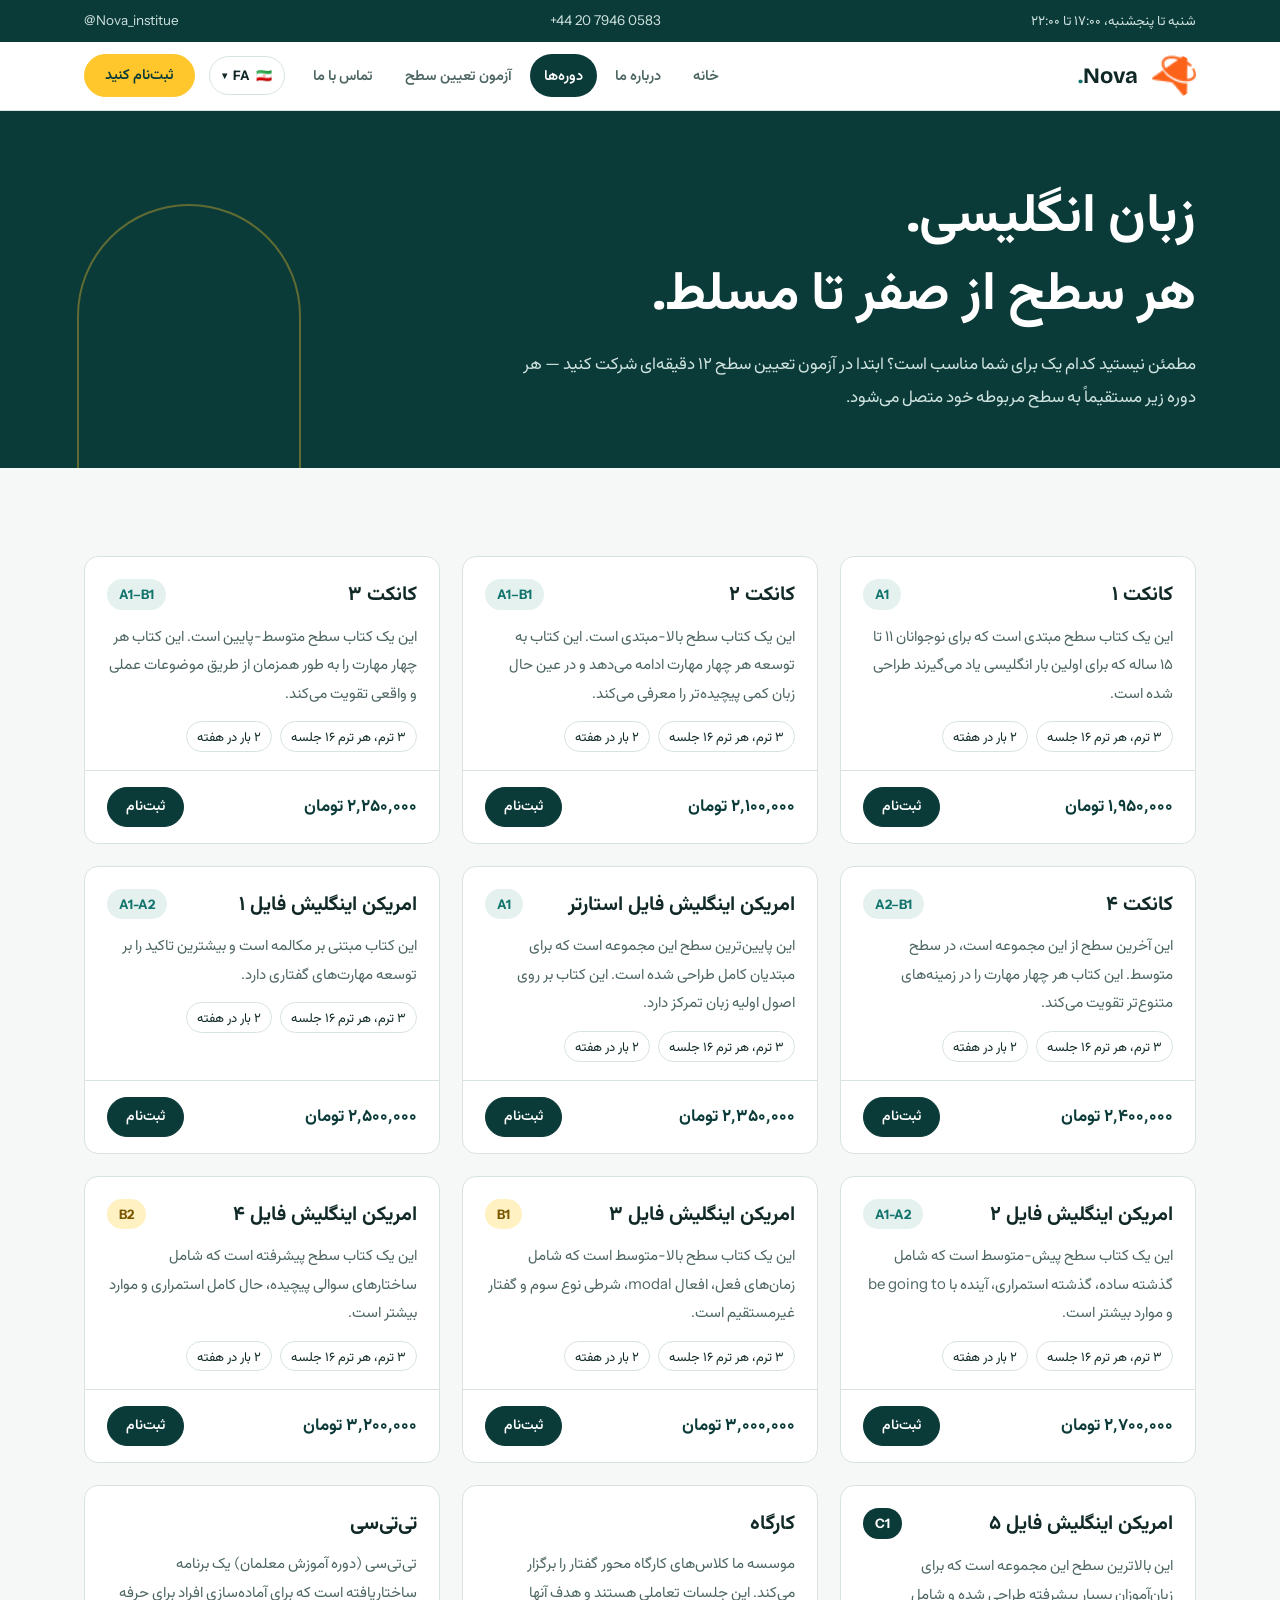
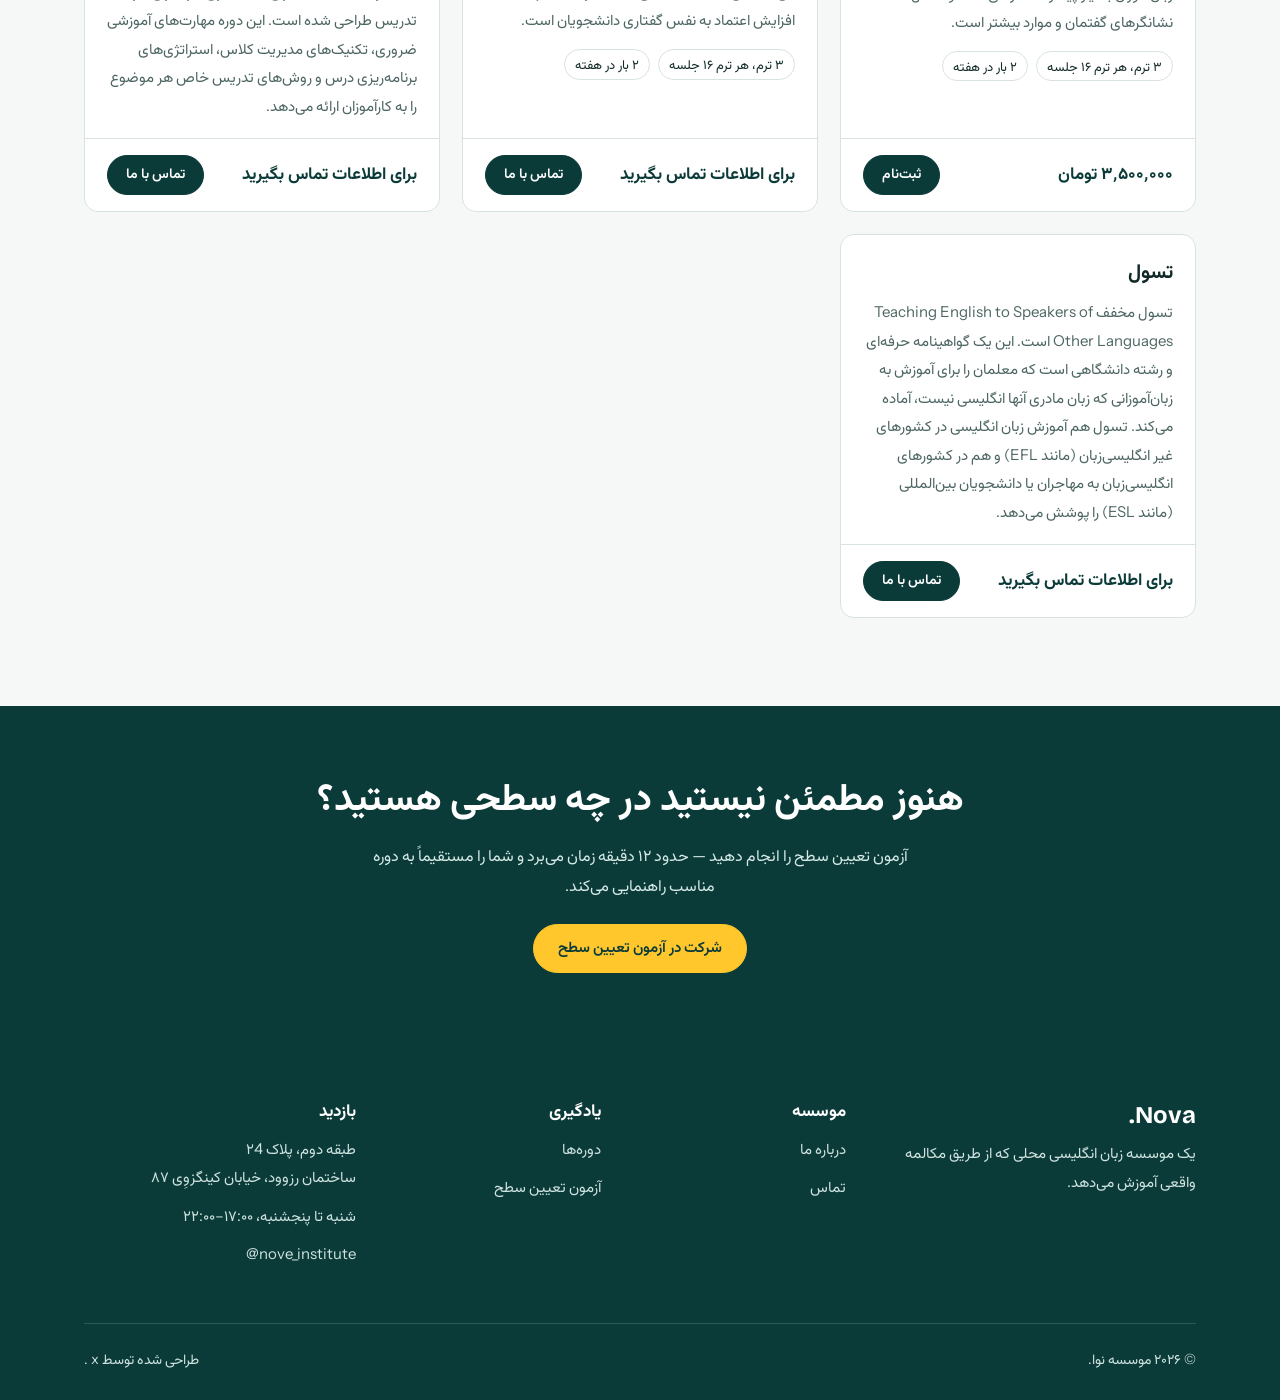
<file: courses.html>
<!DOCTYPE html>
<html lang="fa" dir="rtl">
<head>
<meta charset="UTF-8">
<meta name="viewport" content="width=device-width, initial-scale=1.0">
<title>Courses — Nova Institute</title>
<meta name="description" content="Nova Institute: English courses for every level, small groups, conversation first."><link rel="icon" href="assets/dlaIcon.jpg">
<link rel="stylesheet" href="style.css">
</head>
<body>

  <div class="topbar"><div class="wrap"><span data-en="Saturday–Thursday, 17:00–22:00" data-fa="شنبه تا پنجشنبه، ۱۷:۰۰ تا ۲۲:۰۰">Saturday–Thursday, 17:00–22:00</span><a class="ltr" href="tel:+44 20 7946 0583">+44 20 7946 0583</a><a class="ltr" href="#">@Nova_institue</a></div></div><header class="site">
  <div class="nav">
    <img src="favicon.png" class="dlaIcon" alt="Nova Institute">
    
    <div class="lang-switcher" onclick="toggleLangDropdown(event)">
      <span class="lang-label">
        <span class="flag" id="currentFlag">🇮🇷</span>
        <span class="active-lang" id="currentLangLabel">FA</span>
      </span>
      <span class="arrow" id="langArrow">▾</span>
      <div class="lang-dropdown" id="langDropdown">
        <div class="lang-option active-lang" data-lang="fa" onclick="switchLanguage('fa', event)">
          <span class="flag">🇮🇷</span> فارسی
        </div>
        <div class="lang-option" data-lang="en" onclick="switchLanguage('en', event)">
          <span class="flag">🇬🇧</span> English
        </div>
      </div>
    </div>
    
    <a class="logo" href="index.html">Nova<span class="dot">.</span></a>
    <button class="menu-btn" aria-label="Toggle menu" onclick="toggleMenu()">
      <svg width="26" height="26" viewBox="0 0 24 24" fill="none"><path d="M3 6H21M3 12H21M3 18H21" stroke="#0B3B38" stroke-width="2"/></svg>
    </button>
    <nav class="links" id="navLinks">
      <a href="index.html" data-en="Home" data-fa="خانه">Home</a>
      <a href="about.html" data-en="About" data-fa="درباره ما">About</a>
      <a href="courses.html" class="active" data-en="Courses" data-fa="دوره‌ها">Courses</a>
      <a href="level-test.html" data-en="Placement Test" data-fa="آزمون تعیین سطح">Placement Test</a>
      <a href="contact.html" data-en="Contact" data-fa="تماس با ما">Contact</a>
      <a href="contact.html" class="nav-cta mobile" data-en="Enroll now" data-fa="ثبت‌نام کنید">Enroll now</a>
    </nav>
    <a href="contact.html" class="nav-cta" data-en="Enroll now" data-fa="ثبت‌نام کنید">Enroll now</a>
  </div>
</header>

<div class="page-hero">
  <div class="wrap">
    
    <h1 data-en="English language.<br>Every level from zero to fluent." data-fa="زبان انگلیسی.<br>هر سطح از صفر تا مسلط.">English language.<br>Every level from zero to fluent.</h1>
    <p data-en="Not sure which one fits you? Take the 12-minute placement test first — every course below links straight to its matching level." data-fa="مطمئن نیستید کدام یک برای شما مناسب است؟ ابتدا در آزمون تعیین سطح ۱۲ دقیقه‌ای شرکت کنید — هر دوره زیر مستقیماً به سطح مربوطه خود متصل می‌شود.">
      Not sure which one fits you? Take the 12-minute placement test first — every course below links straight to its matching level.
    </p>
  </div>
</div>

<section>
  <div class="wrap">
    

    <div class="grid-3">
      <div class="course-card">
        <div class="course-top">
          <div><h3 data-en="Connect 1" data-fa="کانکت ۱">Connect 1</h3></div>
          <span class="course-level">A1</span>
        </div>
        <div class="course-body">
          <p data-en="This is a beginning-level book designed for teenagers aged 11–15 who are learning English for the first time." data-fa="این یک کتاب سطح مبتدی است که برای نوجوانان ۱۱ تا ۱۵ ساله که برای اولین بار انگلیسی یاد می‌گیرند طراحی شده است.">
            This is a beginning-level book designed for teenagers aged 11–15 who are learning English for the first time.
          </p>
          <div class="course-meta"><span data-en="3 terms, 16 sessions each" data-fa="۳ ترم، هر ترم ۱۶ جلسه">3 terms, 16 sessions each</span><span data-en="2×/week" data-fa="۲ بار در هفته">2×/week</span></div>
        </div>
        <div class="course-foot"><span class="price" data-en="1,950,000 Toman" data-fa="۱٬۹۵۰٬۰۰۰ تومان">1,950,000 Toman</span><a class="btn btn-dark btn-sm" href="contact.html" data-en="Enroll" data-fa="ثبت‌نام">Enroll</a></div>
      </div>

      <div class="course-card">
        <div class="course-top">
          <div><h3 data-en="Connect 2" data-fa="کانکت ۲">Connect 2</h3></div>
          <span class="course-level">A1–B1</span>
        </div>
        <div class="course-body">
          <p data-en="This is a high-beginning level book. It continues to develop all four skills while introducing slightly more complex language." data-fa="این یک کتاب سطح بالا-مبتدی است. این کتاب به توسعه هر چهار مهارت ادامه می‌دهد و در عین حال زبان کمی پیچیده‌تر را معرفی می‌کند.">
            This is a high-beginning level book. It continues to develop all four skills while introducing slightly more complex language.
          </p>
          <div class="course-meta"><span data-en="3 terms, 16 sessions each" data-fa="۳ ترم، هر ترم ۱۶ جلسه">3 terms, 16 sessions each</span><span data-en="2×/week" data-fa="۲ بار در هفته">2×/week</span></div>
        </div>
        <div class="course-foot"><span class="price" data-en="2,100,000 Toman" data-fa="۲٬۱۰۰٬۰۰۰ تومان">2,100,000 Toman</span><a class="btn btn-dark btn-sm" href="contact.html" data-en="Enroll" data-fa="ثبت‌نام">Enroll</a></div>
      </div>

      <div class="course-card">
        <div class="course-top">
          <div><h3 data-en="Connect 3" data-fa="کانکت ۳">Connect 3</h3></div>
          <span class="course-level">A1–B1</span>
        </div>
        <div class="course-body">
          <p data-en="This is a low-intermediate level book. It strengthens all four skills simultaneously through practical, real-life themes." data-fa="این یک کتاب سطح متوسط-پایین است. این کتاب هر چهار مهارت را به طور همزمان از طریق موضوعات عملی و واقعی تقویت می‌کند.">
            This is a low-intermediate level book. It strengthens all four skills simultaneously through practical, real-life themes.
          </p>
          <div class="course-meta"><span data-en="3 terms, 16 sessions each" data-fa="۳ ترم، هر ترم ۱۶ جلسه">3 terms, 16 sessions each</span><span data-en="2×/week" data-fa="۲ بار در هفته">2×/week</span></div>
        </div>
        <div class="course-foot"><span class="price" data-en="2,250,000 Toman" data-fa="۲٬۲۵۰٬۰۰۰ تومان">2,250,000 Toman</span><a class="btn btn-dark btn-sm" href="contact.html" data-en="Enroll" data-fa="ثبت‌نام">Enroll</a></div>
      </div>

      <div class="course-card">
        <div class="course-top">
          <div><h3 data-en="Connect 4" data-fa="کانکت ۴">Connect 4</h3></div>
          <span class="course-level">A2–B1</span>
        </div>
        <div class="course-body">
          <p data-en="This is the final level of the series, at an intermediate level. It reinforces all four skills in more varied contexts." data-fa="این آخرین سطح از این مجموعه است، در سطح متوسط. این کتاب هر چهار مهارت را در زمینه‌های متنوع‌تر تقویت می‌کند.">
            This is the final level of the series, at an intermediate level. It reinforces all four skills in more varied contexts.
          </p>
          <div class="course-meta"><span data-en="3 terms, 16 sessions each" data-fa="۳ ترم، هر ترم ۱۶ جلسه">3 terms, 16 sessions each</span><span data-en="2×/week" data-fa="۲ بار در هفته">2×/week</span></div>
        </div>
        <div class="course-foot"><span class="price" data-en="2,400,000 Toman" data-fa="۲٬۴۰۰٬۰۰۰ تومان">2,400,000 Toman</span><a class="btn btn-dark btn-sm" href="contact.html" data-en="Enroll" data-fa="ثبت‌نام">Enroll</a></div>
      </div>

      <div class="course-card">
        <div class="course-top">
          <div><h3 data-en="American English File Starter" data-fa="امریکن اینگلیش فایل استارتر">American English File Starter</h3></div>
          <span class="course-level">A1</span>
        </div>
        <div class="course-body">
          <p data-en="This is the lowest level of the series, designed for complete beginners. It focuses on the basics of the language." data-fa="این پایین‌ترین سطح این مجموعه است که برای مبتدیان کامل طراحی شده است. این کتاب بر روی اصول اولیه زبان تمرکز دارد.">
            This is the lowest level of the series, designed for complete beginners. It focuses on the basics of the language.
          </p>
          <div class="course-meta"><span data-en="3 terms, 16 sessions each" data-fa="۳ ترم، هر ترم ۱۶ جلسه">3 terms, 16 sessions each</span><span data-en="2×/week" data-fa="۲ بار در هفته">2×/week</span></div>
        </div>
        <div class="course-foot"><span class="price" data-en="2,350,000 Toman" data-fa="۲٬۳۵۰٬۰۰۰ تومان">2,350,000 Toman</span><a class="btn btn-dark btn-sm" href="contact.html" data-en="Enroll" data-fa="ثبت‌نام">Enroll</a></div>
      </div>

      <div class="course-card">
        <div class="course-top">
          <div><h3 data-en="American English File 1" data-fa="امریکن اینگلیش فایل ۱">American English File 1</h3></div>
          <span class="course-level">A1-A2</span>
        </div>
        <div class="course-body">
          <p data-en="This book is conversation-based and places the greatest emphasis on developing speaking skills." data-fa="این کتاب مبتنی بر مکالمه است و بیشترین تاکید را بر توسعه مهارت‌های گفتاری دارد.">
            This book is conversation-based and places the greatest emphasis on developing speaking skills.
          </p>
          <div class="course-meta"><span data-en="3 terms, 16 sessions each" data-fa="۳ ترم، هر ترم ۱۶ جلسه">3 terms, 16 sessions each</span><span data-en="2×/week" data-fa="۲ بار در هفته">2×/week</span></div>
        </div>
        <div class="course-foot"><span class="price" data-en="2,500,000 Toman" data-fa="۲٬۵۰۰٬۰۰۰ تومان">2,500,000 Toman</span><a class="btn btn-dark btn-sm" href="contact.html" data-en="Enroll" data-fa="ثبت‌نام">Enroll</a></div>
      </div>

      <div class="course-card">
        <div class="course-top">
          <div><h3 data-en="American English File 2" data-fa="امریکن اینگلیش فایل ۲">American English File 2</h3></div>
          <span class="course-level">A1-A2</span>
        </div>
        <div class="course-body">
          <p data-en="This is a pre-intermediate level book covering simple past, past continuous, future with be going to, and more." data-fa="این یک کتاب سطح پیش-متوسط است که شامل گذشته ساده، گذشته استمراری، آینده با be going to و موارد بیشتر است.">
            This is a pre-intermediate level book covering simple past, past continuous, future with be going to, and more.
          </p>
          <div class="course-meta"><span data-en="3 terms, 16 sessions each" data-fa="۳ ترم، هر ترم ۱۶ جلسه">3 terms, 16 sessions each</span><span data-en="2×/week" data-fa="۲ بار در هفته">2×/week</span></div>
        </div>
        <div class="course-foot"><span class="price" data-en="2,700,000 Toman" data-fa="۲٬۷۰۰٬۰۰۰ تومان">2,700,000 Toman</span><a class="btn btn-dark btn-sm" href="contact.html" data-en="Enroll" data-fa="ثبت‌نام">Enroll</a></div>
      </div>

      <div class="course-card">
        <div class="course-top">
          <div><h3 data-en="American English File 3" data-fa="امریکن اینگلیش فایل ۳">American English File 3</h3></div>
          <span class="course-level">B1</span>
        </div>
        <div class="course-body">
          <p data-en="This is an upper-intermediate level book covering verb tenses, modal verbs, third conditionals, and reported speech." data-fa="این یک کتاب سطح بالا-متوسط است که شامل زمان‌های فعل، افعال modal، شرطی نوع سوم و گفتار غیرمستقیم است.">
            This is an upper-intermediate level book covering verb tenses, modal verbs, third conditionals, and reported speech.
          </p>
          <div class="course-meta"><span data-en="3 terms, 16 sessions each" data-fa="۳ ترم، هر ترم ۱۶ جلسه">3 terms, 16 sessions each</span><span data-en="2×/week" data-fa="۲ بار در هفته">2×/week</span></div>
        </div>
        <div class="course-foot"><span class="price" data-en="3,000,000 Toman" data-fa="۳٬۰۰۰٬۰۰۰ تومان">3,000,000 Toman</span><a class="btn btn-dark btn-sm" href="contact.html" data-en="Enroll" data-fa="ثبت‌نام">Enroll</a></div>
      </div>

      <div class="course-card">
        <div class="course-top">
          <div><h3 data-en="American English File 4" data-fa="امریکن اینگلیش فایل ۴">American English File 4</h3></div>
          <span class="course-level">B2</span>
        </div>
        <div class="course-body">
          <p data-en="This is an advanced level book covering complex question structures, present perfect continuous, and more." data-fa="این یک کتاب سطح پیشرفته است که شامل ساختارهای سوالی پیچیده، حال کامل استمراری و موارد بیشتر است.">
            This is an advanced level book covering complex question structures, present perfect continuous, and more.
          </p>
          <div class="course-meta"><span data-en="3 terms, 16 sessions each" data-fa="۳ ترم، هر ترم ۱۶ جلسه">3 terms, 16 sessions each</span><span data-en="2×/week" data-fa="۲ بار در هفته">2×/week</span></div>
        </div>
        <div class="course-foot"><span class="price" data-en="3,200,000 Toman" data-fa="۳٬۲۰۰٬۰۰۰ تومان">3,200,000 Toman</span><a class="btn btn-dark btn-sm" href="contact.html" data-en="Enroll" data-fa="ثبت‌نام">Enroll</a></div>
      </div>

      <div class="course-card">
        <div class="course-top">
          <div><h3 data-en="American English File 5" data-fa="امریکن اینگلیش فایل ۵">American English File 5</h3></div>
          <span class="course-level">C1</span>
        </div>
        <div class="course-body">
          <p data-en="This is the highest level of the series, designed for very advanced learners covering discourse markers and more." data-fa="این بالاترین سطح این مجموعه است که برای زبان‌آموزان بسیار پیشرفته طراحی شده و شامل نشانگرهای گفتمان و موارد بیشتر است.">
            This is the highest level of the series, designed for very advanced learners covering discourse markers and more.
          </p>
          <div class="course-meta"><span data-en="3 terms, 16 sessions each" data-fa="۳ ترم، هر ترم ۱۶ جلسه">3 terms, 16 sessions each</span><span data-en="2×/week" data-fa="۲ بار در هفته">2×/week</span></div>
        </div>
        <div class="course-foot"><span class="price" data-en="3,500,000 Toman" data-fa="۳٬۵۰۰٬۰۰۰ تومان">3,500,000 Toman</span><a class="btn btn-dark btn-sm" href="contact.html" data-en="Enroll" data-fa="ثبت‌نام">Enroll</a></div>
      </div>

      <div class="course-card">
        <div class="course-top">
          <div><h3 data-en="Workshop" data-fa="کارگاه">Workshop</h3></div>
        </div>
        <div class="course-body">
          <p data-en="Our institute holds speaking-focused workshop classes. These sessions are interactive and aim to boost students' speaking confidence." data-fa="موسسه ما کلاس‌های کارگاه محور گفتار را برگزار می‌کند. این جلسات تعاملی هستند و هدف آنها افزایش اعتماد به نفس گفتاری دانشجویان است.">
            Our institute holds speaking-focused workshop classes. These sessions are interactive and aim to boost students' speaking confidence.
          </p>
          <div class="course-meta"><span data-en="3 terms, 16 sessions each" data-fa="۳ ترم، هر ترم ۱۶ جلسه">3 terms, 16 sessions each</span><span data-en="2×/week" data-fa="۲ بار در هفته">2×/week</span></div>
        </div>
        <div class="course-foot"><span class="price" data-en="Call for details" data-fa="برای اطلاعات تماس بگیرید">Call for details</span><a class="btn btn-dark btn-sm" href="contact.html" data-en="Contact us" data-fa="تماس با ما">Contact us</a></div>
      </div>
      
      <div class="course-card">
        <div class="course-top">
          <div><h3 data-en="TTC" data-fa="تی‌تی‌سی">TTC</h3></div>
        </div>
        <div class="course-body">
          <p data-en="TTC (Teacher Training Course) is a structured program designed to prepare individuals for a career in teaching. It equips trainees with the essential pedagogical skills, classroom management techniques, lesson planning strategies, and subject-specific teaching methods needed to become effective educators." data-fa="تی‌تی‌سی (دوره آموزش معلمان) یک برنامه ساختاریافته است که برای آماده‌سازی افراد برای حرفه تدریس طراحی شده است. این دوره مهارت‌های آموزشی ضروری، تکنیک‌های مدیریت کلاس، استراتژی‌های برنامه‌ریزی درس و روش‌های تدریس خاص هر موضوع را به کارآموزان ارائه می‌دهد.">
            TTC (Teacher Training Course) is a structured program designed to prepare individuals for a career in teaching. It equips trainees with the essential pedagogical skills, classroom management techniques, lesson planning strategies, and subject-specific teaching methods needed to become effective educators.
          </p>
          
        </div>
        <div class="course-foot"><span class="price" data-en="Call for details" data-fa="برای اطلاعات تماس بگیرید">Call for details</span><a class="btn btn-dark btn-sm" href="contact.html" data-en="Contact us" data-fa="تماس با ما">Contact us</a></div>
      </div>
      
      <div class="course-card">
        <div class="course-top">
          <div><h3 data-en="TESOL" data-fa="تسول">TESOL</h3></div>
        </div>
        <div class="course-body">
          <p data-en="TESOL stands for Teaching English to Speakers of Other Languages. It is a professional certification and academic field that prepares teachers to instruct English learners whose native language is not English. TESOL covers both teaching English in non-English-speaking countries (like EFL — English as a Foreign Language) and in English-speaking countries to immigrants or international students (like ESL — English as a Second Language)." data-fa="تسول مخفف Teaching English to Speakers of Other Languages است. این یک گواهینامه حرفه‌ای و رشته دانشگاهی است که معلمان را برای آموزش به زبان‌آموزانی که زبان مادری آنها انگلیسی نیست، آماده می‌کند. تسول هم آموزش زبان انگلیسی در کشورهای غیر انگلیسی‌زبان (مانند EFL) و هم در کشورهای انگلیسی‌زبان به مهاجران یا دانشجویان بین‌المللی (مانند ESL) را پوشش می‌دهد.">
            TESOL stands for Teaching English to Speakers of Other Languages. It is a professional certification and academic field that prepares teachers to instruct English learners whose native language is not English. TESOL covers both teaching English in non-English-speaking countries (like EFL — English as a Foreign Language) and in English-speaking countries to immigrants or international students (like ESL — English as a Second Language).
          </p>
          
        </div>
        <div class="course-foot"><span class="price" data-en="Call for details" data-fa="برای اطلاعات تماس بگیرید">Call for details</span><a class="btn btn-dark btn-sm" href="contact.html" data-en="Contact us" data-fa="تماس با ما">Contact us</a></div>
      </div>
    </div>
  </div>
</section>

<section class="band-ink tight">
  <div class="wrap center">
    <h2 data-en="Still not sure which level you're at?" data-fa="هنوز مطمئن نیستید در چه سطحی هستید؟">Still not sure which level you're at?</h2>
    <p data-en="Take the placement test — it takes about 12 minutes and points you straight to the right course." data-fa="آزمون تعیین سطح را انجام دهید — حدود ۱۲ دقیقه زمان می‌برد و شما را مستقیماً به دوره مناسب راهنمایی می‌کند.">
      Take the placement test — it takes about 12 minutes and points you straight to the right course.
    </p>
    <a href="level-test.html" class="btn btn-primary" data-en="Take the placement test" data-fa="شرکت در آزمون تعیین سطح">Take the placement test</a>
  </div>
</section>

<footer>
  <div class="wrap">
    <div class="foot-grid">
      <div>
        <div class="foot-logo">Nova.</div>
        <p data-en="A neighbourhood English institute teaching through real conversation." data-fa="یک موسسه زبان انگلیسی محلی که از طریق مکالمه واقعی آموزش می‌دهد.">
          A neighbourhood English institute teaching through real conversation.
        </p>
      </div>
      <div>
        <h4 data-en="Institute" data-fa="موسسه">Institute</h4>
        <ul><li><a href="about.html" data-en="About us" data-fa="درباره ما">About us</a></li><li><a href="contact.html" data-en="Contact" data-fa="تماس">Contact</a></li></ul>
      </div>
      <div>
        <h4 data-en="Learn" data-fa="یادگیری">Learn</h4>
        <ul><li><a href="courses.html" data-en="Courses" data-fa="دوره‌ها">Courses</a></li><li><a href="level-test.html" data-en="Placement test" data-fa="آزمون تعیین سطح">Placement test</a></li></ul>
      </div>
      <div>
        <h4 data-en="Visit" data-fa="بازدید">Visit</h4>
        <ul><li data-en="No. 24, Second Floor, <br> Rosewood Building, 87 Kingsway Street" data-fa="طبقه دوم، پلاک ۲4 <br> ساختمان رزوود، خیابان کینگزوِی ۸۷">No. 24, Second Floor, <br> Rosewood Building, 87 Kingsway Street</li><li data-en="Sat-Thu, 17:00–22:00" data-fa="شنبه تا پنجشنبه، ۱۷:۰۰–۲۲:۰۰">Sat-Thu, 17:00–22:00</li><li><a class="ltr" href="#">@nove_institute</a></li></ul>
      </div>
    </div>
    <div class="foot-bottom">
      <span data-en="© 2026 Nova Institute." data-fa="© ۲۰۲۶ موسسه نوا.">© 2026 Nova Institute.</span>
      <span data-en="Designed By x." data-fa="طراحی شده توسط x .">Designed By x.</span>
    </div>
  </div>
</footer>

<script src="main.js"></script>
</body>
</html>
</file>
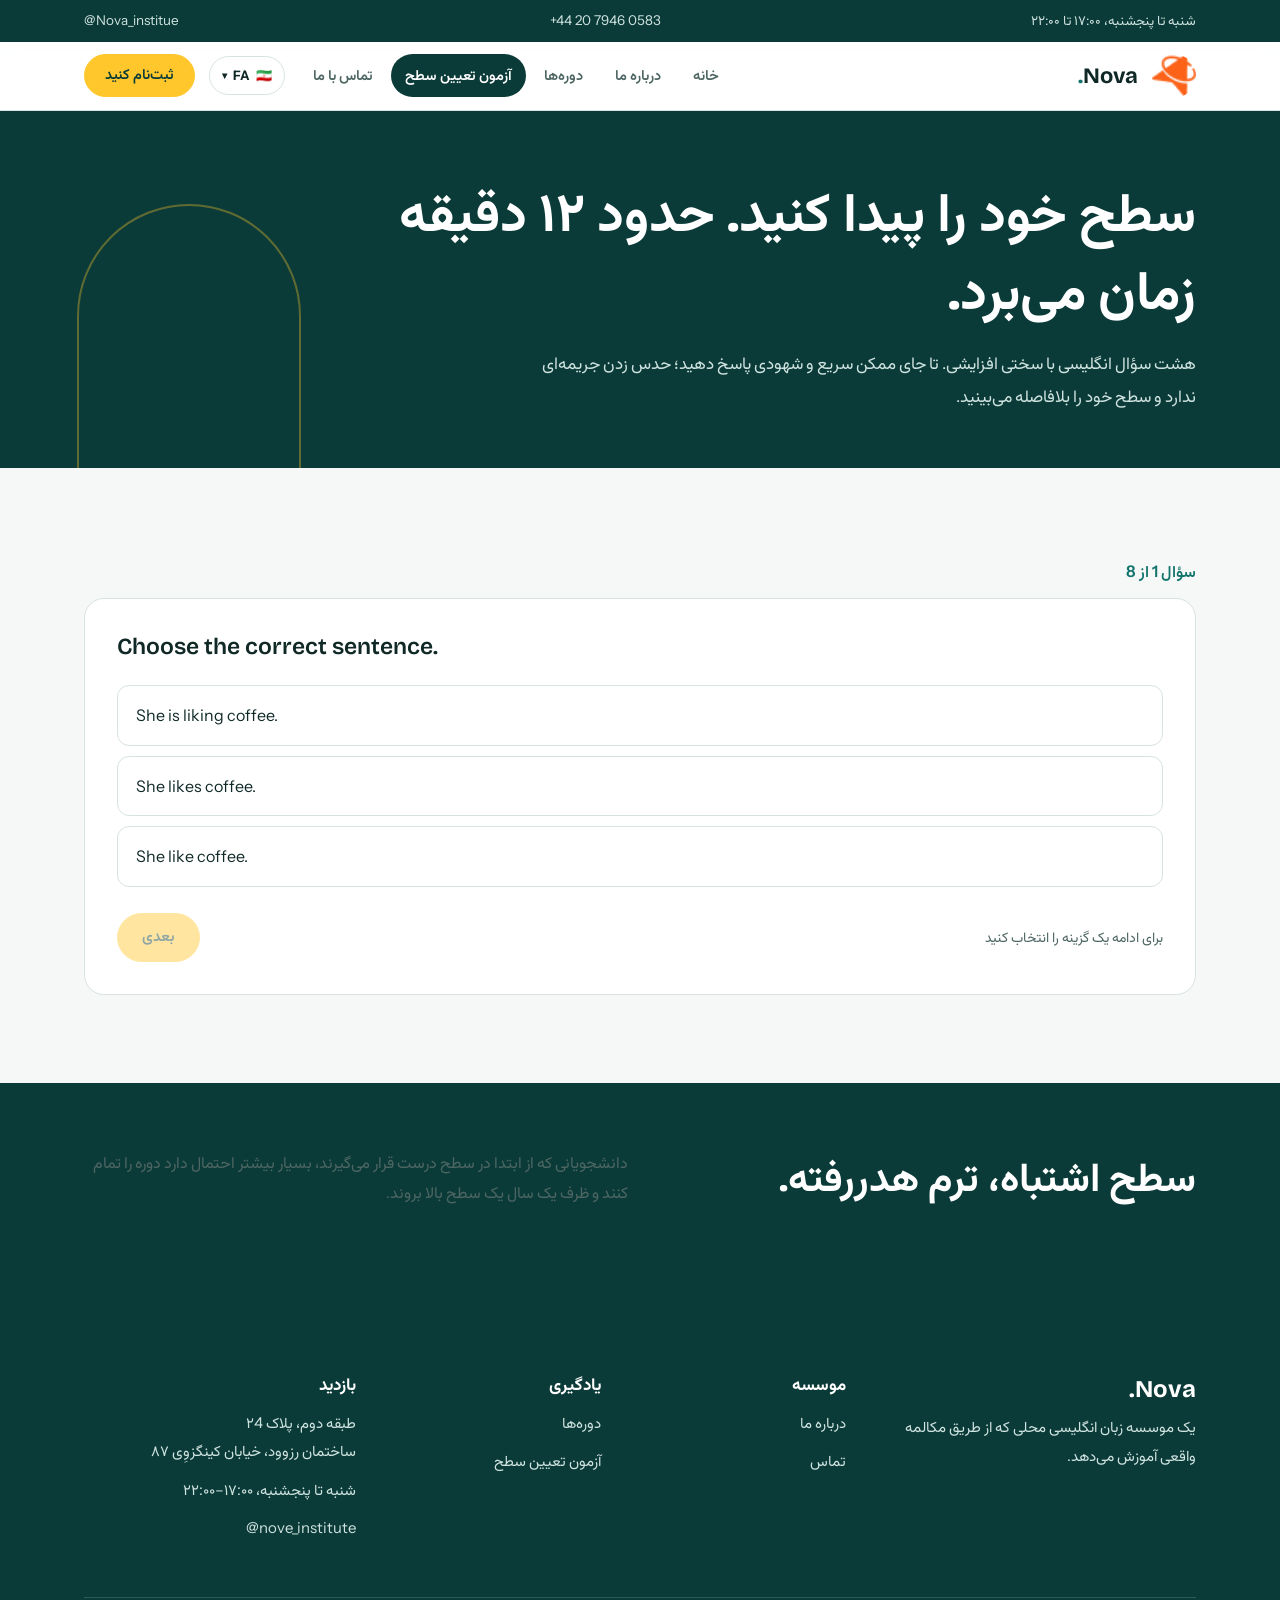
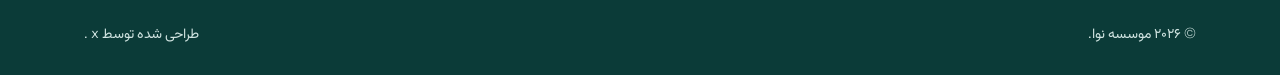
<file: level-test.html>
<!DOCTYPE html>
<html lang="fa" dir="rtl">
<head>
<meta charset="UTF-8">
<meta name="viewport" content="width=device-width, initial-scale=1.0">
<title>Placement Test — Nova Institute</title>
<meta name="description" content="Nova Institute: English courses for every level, small groups, conversation first."><link rel="icon" href="assets/dlaIcon.jpg">
<link rel="stylesheet" href="style.css">
</head>
<body>

<div class="topbar"><div class="wrap"><span data-en="Saturday–Thursday, 17:00–22:00" data-fa="شنبه تا پنجشنبه، ۱۷:۰۰ تا ۲۲:۰۰">Saturday–Thursday, 17:00–22:00</span><a class="ltr" href="tel:+44 20 7946 0583">+44 20 7946 0583</a><a class="ltr" href="#">@Nova_institue</a></div></div><header class="site">
  <div class="nav">
    <img src="favicon.png" class="dlaIcon" alt="Nova Institute">
    
    <div class="lang-switcher" onclick="toggleLangDropdown(event)">
      <span class="lang-label">
        <span class="flag" id="currentFlag">🇮🇷</span>
        <span class="active-lang" id="currentLangLabel">FA</span>
      </span>
      <span class="arrow" id="langArrow">▾</span>
      <div class="lang-dropdown" id="langDropdown">
        <div class="lang-option active-lang" data-lang="fa" onclick="switchLanguage('fa', event)">
          <span class="flag">🇮🇷</span> فارسی
        </div>
        <div class="lang-option" data-lang="en" onclick="switchLanguage('en', event)">
          <span class="flag">🇬🇧</span> English
        </div>
      </div>
    </div>
    
    <a class="logo" href="index.html">Nova<span class="dot">.</span></a>
    <button class="menu-btn" aria-label="Toggle menu" onclick="toggleMenu()">
      <svg width="26" height="26" viewBox="0 0 24 24" fill="none"><path d="M3 6H21M3 12H21M3 18H21" stroke="#0B3B38" stroke-width="2"/></svg>
    </button>
    <nav class="links" id="navLinks">
      <a href="index.html" data-en="Home" data-fa="خانه">Home</a>
      <a href="about.html" data-en="About" data-fa="درباره ما">About</a>
      <a href="courses.html" data-en="Courses" data-fa="دوره‌ها">Courses</a>
      <a href="level-test.html" class="active" data-en="Placement Test" data-fa="آزمون تعیین سطح">Placement Test</a>
      <a href="contact.html" data-en="Contact" data-fa="تماس با ما">Contact</a>
      <a href="contact.html" class="nav-cta mobile" data-en="Enroll now" data-fa="ثبت‌نام کنید">Enroll now</a>
    </nav>
    <a href="contact.html" class="nav-cta" data-en="Enroll now" data-fa="ثبت‌نام کنید">Enroll now</a>
  </div>
</header>

<div class="page-hero">
  <div class="wrap">
    
    <h1 data-en="Find your level. Takes about 12 minutes." data-fa="سطح خود را پیدا کنید. حدود ۱۲ دقیقه زمان می‌برد.">Find your level. Takes about 12 minutes.</h1>
    <p data-en="Eight English-language questions, increasing in difficulty. Answer as instinctively as you can — there's no penalty for guessing, and you'll get your level immediately." data-fa="هشت سؤال انگلیسی با سختی افزایشی. تا جای ممکن سریع و شهودی پاسخ دهید؛ حدس زدن جریمه‌ای ندارد و سطح خود را بلافاصله می‌بینید.">Eight English-language questions, increasing in difficulty. Answer as instinctively as you can — there's no penalty for guessing, and you'll get your level immediately.</p>
  </div>
</div>

<section>
  <div class="wrap">
    <div id="quiz-area">
      <div class="quiz-progress" id="progress">Question 1 of 8</div>
      <div class="quiz-card">
        <div class="quiz-q" id="q-text"></div>
        <div class="quiz-opts" id="q-opts"></div>
        <div class="quiz-foot">
          <span id="hint">Select an answer to continue</span>
          <button class="btn btn-primary" id="next-btn" disabled>Next</button>
        </div>
      </div>
    </div>

    <div class="quiz-result" id="result">
      <span class="eyebrow" data-en="Your result" data-fa="نتیجه شما">Your result</span>
      <div class="lvl" id="result-level">B1</div>
      <h3>Intermediate</h3>
      <p>
        You're comfortable with everyday conversation and can follow most discussions, but idioms and faster speech still trip you up.
      </p>
      <div>
        <a href="courses.html" class="btn btn-primary" data-en="See matching courses" data-fa="مشاهده دوره‌های مناسب">See matching courses</a>
        <button class="btn" onclick="location.reload()" data-en="Retake test" data-fa="تکرار آزمون">Retake test</button>
      </div>
    </div>
  </div>
</section>

<section class="band-ink tight">
  <div class="wrap">
    <div class="section-head">
      <div><h2 data-en="Wrong level, wasted term." data-fa="سطح اشتباه، ترم هدررفته.">Wrong level, wasted term.</h2></div>
      <p class="section-sub" data-en="Students placed correctly from the start are far more likely to finish their course and move up a level within the year." data-fa="دانشجویانی که از ابتدا در سطح درست قرار می‌گیرند، بسیار بیشتر احتمال دارد دوره را تمام کنند و ظرف یک سال یک سطح بالا بروند.">Students placed correctly from the start are far more likely to finish their course and move up a level within the year.</p>
    </div>
  </div>
</section>

<footer>
  <div class="wrap">
    <div class="foot-grid">
      <div>
        <div class="foot-logo">Nova.</div>
        <p data-en="A neighbourhood English institute teaching through real conversation." data-fa="یک موسسه زبان انگلیسی محلی که از طریق مکالمه واقعی آموزش می‌دهد.">
          A neighbourhood English institute teaching through real conversation.
        </p>
      </div>
      <div>
        <h4 data-en="Institute" data-fa="موسسه">Institute</h4>
        <ul><li><a href="about.html" data-en="About us" data-fa="درباره ما">About us</a></li><li><a href="contact.html" data-en="Contact" data-fa="تماس">Contact</a></li></ul>
      </div>
      <div>
        <h4 data-en="Learn" data-fa="یادگیری">Learn</h4>
        <ul><li><a href="courses.html" data-en="Courses" data-fa="دوره‌ها">Courses</a></li><li><a href="level-test.html" data-en="Placement test" data-fa="آزمون تعیین سطح">Placement test</a></li></ul>
      </div>
      <div>
        <h4 data-en="Visit" data-fa="بازدید">Visit</h4>
        <ul><li data-en="No. 24, Second Floor, <br> Rosewood Building, 87 Kingsway Street" data-fa="طبقه دوم، پلاک ۲4 <br> ساختمان رزوود، خیابان کینگزوِی ۸۷">No. 24, Second Floor, <br> Rosewood Building, 87 Kingsway Street</li><li data-en="Sat-Thu, 17:00–22:00" data-fa="شنبه تا پنجشنبه، ۱۷:۰۰–۲۲:۰۰">Sat-Thu, 17:00–22:00</li><li><a class="ltr" href="#">@nove_institute</a></li></ul>
      </div>
    </div>
    <div class="foot-bottom">
      <span data-en="© 2026 Nova Institute." data-fa="© ۲۰۲۶ موسسه نوا.">© 2026 Nova Institute.</span>
      <span data-en="Designed By x." data-fa="طراحی شده توسط x .">Designed By x.</span>
    </div>
  </div>
</footer>

<script>
function fa(){return document.documentElement.lang==='fa'}
var T={hint:["Select an answer to continue","برای ادامه یک گزینه را انتخاب کنید"],next:["Next","بعدی"],see:["See my level","مشاهده سطح من"]};
var FA={A1:["مبتدی","تازه شروع کرده‌اید؛ دوره‌های این سطح آرام با واژگان روزمره و ساختار جمله‌های ساده پیش می‌روند."],A2:["مقدماتی","می‌توانید مکالمه‌های ساده و روزمره را انجام دهید. دوره‌های این سطح اعتمادبه‌نفس شما را در گفتگوهای کوتاه می‌سازند."],B1:["متوسط","در مکالمه‌های روزمره راحت هستید و بیشتر بحث‌ها را دنبال می‌کنید."],B2:["بالاتر از متوسط","می‌توانید درباره بیشتر موضوع‌ها با روانی قابل قبول صحبت کنید."],C1:["پیشرفته","روان و بدون آمادگی در بیشتر موقعیت‌ها ارتباط برقرار می‌کنید."]};
var questions = [
  {q:"Choose the correct sentence.", opts:["She is liking coffee.","She likes coffee.","She like coffee."], correct:1, weight:1},
  {q:"\"I ___ to the gym every morning.\"", opts:["go","goes","going"], correct:0, weight:1},
  {q:"Which word means the opposite of 'generous'?", opts:["Stingy","Kind","Wealthy"], correct:0, weight:2},
  {q:"\"If I ___ more time, I would learn Japanese.\"", opts:["have","had","will have"], correct:1, weight:2},
  {q:"Choose the sentence with correct word order.", opts:["Always I drink coffee in the morning.","I always drink coffee in the morning.","I drink always coffee in the morning."], correct:1, weight:2},
  {q:"\"By the time we arrived, the film ___.\"", opts:["had already started","already started","has already started"], correct:0, weight:3},
  {q:"Which sentence uses the idiom correctly?", opts:["He let the cat out of the bag during the meeting.","He put the cat out of the bag.","He let the cat from the bag."], correct:0, weight:3},
  {q:"\"Hardly had she sat down ___ the phone rang.\"", opts:["than","when","that"], correct:1, weight:4}
];

var idx=0, score=0, selected=null;
var qText=document.getElementById('q-text');
var qOpts=document.getElementById('q-opts');
var nextBtn=document.getElementById('next-btn');
var progress=document.getElementById('progress');
var hint=document.getElementById('hint');

function render(){
  var item=questions[idx];
  progress.textContent=fa()?"سؤال "+(idx+1)+" از "+questions.length:"Question "+(idx+1)+" of "+questions.length;
  qText.textContent=item.q;
  qOpts.innerHTML="";
  selected=null;
  nextBtn.disabled=true;
  hint.textContent=T.hint[fa()?1:0];
  item.opts.forEach(function(opt,i){
    var div=document.createElement('div');
    div.className="quiz-opt";
    div.textContent=opt;
    div.addEventListener('click',function(){
      document.querySelectorAll('.quiz-opt').forEach(function(o){o.classList.remove('selected');});
      div.classList.add('selected');
      selected=i;
      nextBtn.disabled=false;
      hint.textContent="";
    });
    qOpts.appendChild(div);
  });
  nextBtn.textContent=(idx===questions.length-1)?T.see[fa()?1:0]:T.next[fa()?1:0];
}

nextBtn.addEventListener('click',function(){
  var item=questions[idx];
  if(selected===item.correct){ score += item.weight; }
  idx++;
  if(idx<questions.length){
    render();
  } else {
    finish();
  }
});

function finish(){
  document.getElementById('quiz-area').style.display='none';
  var result=document.getElementById('result');
  result.style.display='block';

  var levels=[
    {max:3, code:"A1", name:"Beginner", desc:"You're just starting out — courses at this level move slowly through everyday vocabulary and basic sentence structure."},
    {max:6, code:"A2", name:"Elementary", desc:"You can handle simple, routine exchanges. Courses at this level build confidence in short conversations."},
    {max:10, code:"B1", name:"Intermediate", desc:"You're comfortable with everyday conversation and can follow most discussions."},
    {max:14, code:"B2", name:"Upper Intermediate", desc:"You can discuss most topics with reasonable fluency."},
    {max:18, code:"C1", name:"Advanced", desc:"You communicate fluently and spontaneously in most situations."},
  ];
  var picked=levels[levels.length-1];
  for(var i=0;i<levels.length;i++){ if(score<=levels[i].max){ picked=levels[i]; break; } }

  if(fa()&&FA[picked.code]){picked={code:picked.code,name:FA[picked.code][0],desc:FA[picked.code][1]};}
  document.getElementById('result-level').textContent=picked.code;
  result.querySelector('h3').textContent=picked.name;
  result.querySelector('p').textContent=picked.desc;
}

document.addEventListener('langchange',function(){if(selected===null&&idx<questions.length)render();});
render();
</script>
<script src="main.js"></script>
</body>
</html>
</file>
<file: style.css>
@import url('https://fonts.googleapis.com/css2?family=Bricolage+Grotesque:opsz,wght@12..96,500..800&family=Instrument+Sans:wght@400..700&family=Vazirmatn:wght@400..800&display=swap');
:root{--deep:#0B3B38;--teal:#12746C;--tint:#E4F1EF;--sun:#FFC72C;--bg:#F6F8F7;--ink:#102927;--mute:#4D6663;--line:#D8E3E1;
--head:'Bricolage Grotesque','Vazirmatn',sans-serif;--body:'Instrument Sans','Vazirmatn',sans-serif}
*{box-sizing:border-box}html{scroll-behavior:smooth}
body{margin:0;background:var(--bg);color:var(--ink);font:16px/1.65 var(--body);-webkit-font-smoothing:antialiased}
img{max-width:100%;display:block}a{color:inherit;text-decoration:none}ul{margin:0;padding:0;list-style:none}p{margin:0}
h1,h2,h3,h4{font-family:var(--head);margin:0;line-height:1.15;letter-spacing:-.015em}
html[lang=fa] body{line-height:1.9}html[lang=fa] *{letter-spacing:0!important}html[lang=fa] h1,html[lang=fa] h2,html[lang=fa] h3{line-height:1.45}
.wrap{max-width:1160px;margin-inline:auto;padding-inline:24px}
.ltr{direction:ltr;unicode-bidi:isolate;display:inline-block}
:focus-visible{outline:3px solid var(--sun);outline-offset:3px}
/* top bar + header */
.topbar{background:var(--deep);color:#CFE3E0;font-size:13.5px}
.topbar .wrap{display:flex;justify-content:space-between;gap:6px 24px;padding-block:8px;flex-wrap:wrap}
.topbar a:hover{color:var(--sun)}
header.site{position:sticky;top:0;z-index:50;border-bottom:1px solid var(--line)}
header.site::before{content:"";position:absolute;inset:0;z-index:-1;background:rgba(255,255,255,.93);backdrop-filter:blur(10px)}
.nav{display:flex;align-items:center;gap:14px;max-width:1160px;margin:auto;padding:12px 24px}
.dlaIcon{order:0;width:44px;height:44px;border-radius:50%;object-fit:cover}
.logo{order:1;font:700 22px var(--head);margin-inline-end:auto}.logo .dot{color:var(--teal)}
nav.links{order:2;display:flex;gap:4px}
nav.links a{padding:8px 14px;border-radius:99px;font-weight:600;font-size:14.5px;color:var(--mute);transition:.15s}
nav.links a:hover{background:var(--tint);color:var(--deep)}nav.links a.active{background:var(--deep);color:#fff}
.lang-switcher{order:3;position:relative;display:flex;align-items:center;gap:6px;padding:6px 12px;border:1.5px solid var(--line);border-radius:99px;font-size:13px;font-weight:700;cursor:pointer;background:#fff;user-select:none}
.lang-label{display:flex;gap:6px;align-items:center}.arrow{font-size:10px;transition:transform .2s}.arrow.open{transform:rotate(180deg)}
.lang-dropdown{display:none;position:absolute;top:calc(100% + 8px);inset-inline-end:0;background:#fff;border:1px solid var(--line);border-radius:12px;min-width:150px;overflow:hidden;box-shadow:0 14px 34px rgba(11,59,56,.16)}
.lang-dropdown.open{display:block}.lang-option{padding:10px 14px;display:flex;gap:8px;font-weight:500}
.lang-option:hover{background:var(--tint)}.lang-option.active-lang{font-weight:700;color:var(--teal)}
.nav-cta{order:4}.nav-cta.mobile{display:none}.menu-btn{order:5;display:none;background:none;border:0;padding:6px;cursor:pointer}
/* buttons */
.btn{display:inline-flex;align-items:center;justify-content:center;gap:8px;padding:12px 24px;border-radius:99px;font:600 15px var(--body);border:1.5px solid var(--deep);background:transparent;color:var(--deep);cursor:pointer;transition:transform .18s,background .18s}
.btn:hover{transform:translateY(-2px)}.btn:disabled{opacity:.45;cursor:not-allowed;transform:none}
.btn-primary,.nav-cta{background:var(--sun);border-color:var(--sun);color:var(--deep)}
.nav-cta{padding:9px 20px;font:600 14.5px var(--body);border-radius:99px;border:1.5px solid var(--sun)}
.btn-dark{background:var(--deep);color:#fff}.btn-sm{padding:8px 18px;font-size:14px}
/* hero */
.hero{background:var(--deep);color:#fff;overflow:hidden}
.hero-grid{display:grid;grid-template-columns:1.05fr .95fr;gap:56px;align-items:center;padding-block:72px 130px}
.hero h1{font-size:clamp(36px,5vw,62px);font-weight:700}.hero .hl{display:block;color:var(--sun)}
.hero .lead{margin-top:22px;color:#CFE3E0;font-size:18px;max-width:30em}
.hero-actions{margin-top:32px;display:flex;gap:12px;flex-wrap:wrap}
.hero .btn:not(.btn-primary){color:#fff;border-color:rgba(255,255,255,.45)}
.hero-art{position:relative;max-width:440px;justify-self:center;width:100%}
.photo{aspect-ratio:4/5;border-radius:999px 999px 24px 24px;overflow:hidden;background:var(--teal)}
.photo img{width:100%;height:100%;object-fit:cover}
.bubbles{position:absolute;inset-inline:-28px;bottom:30px;display:grid;gap:10px}
.bub{max-width:80%;padding:12px 18px;border-radius:20px;font-weight:600;box-shadow:0 12px 30px rgba(0,0,0,.28);animation:pop .5s backwards}
.bub.fa{background:#fff;color:var(--mute);justify-self:start;text-decoration:line-through;text-decoration-color:var(--teal);font-family:var(--body)}
.bub.en{background:var(--sun);color:var(--deep);justify-self:end;font:700 20px var(--head);animation-delay:.45s}
@keyframes pop{from{opacity:0;transform:translateY(12px)}}
.stats{display:grid;grid-template-columns:repeat(4,1fr);background:#fff;border:1px solid var(--line);border-radius:20px;max-width:1112px;width:calc(100% - 48px);margin:-66px auto 0;position:relative;box-shadow:0 18px 40px rgba(11,59,56,.1)}
.stats>div{padding:26px 14px;text-align:center}.stats>div+div{border-inline-start:1px solid var(--line)}
.stats .n{font:700 38px/1.2 var(--head);color:var(--teal)}.stats .l{font-size:14.5px;color:var(--mute)}
/* sections */
section{padding:88px 0}section.tight{padding:64px 0}
.section-head{display:flex;justify-content:space-between;align-items:flex-end;gap:24px;margin-bottom:40px;flex-wrap:wrap}
.section-head h2,.split h2{font-size:clamp(28px,3.4vw,40px)}.section-sub{max-width:34em;color:var(--mute)}
.band-ink{background:var(--deep);color:#fff}.band-teal{background:var(--teal);color:#fff}
.center{text-align:center}.center h2{font-size:clamp(26px,3vw,38px)}.center p{max-width:34em;margin:14px auto 0;color:#D6EAE7}
.center .row{margin-top:26px;display:flex;gap:12px;justify-content:center;flex-wrap:wrap}.center>.btn{margin-top:24px}
.band-teal .btn:not(.btn-primary){color:#fff;border-color:rgba(255,255,255,.55)}
.band-ink .btn-primary{color:var(--deep)}
.split{display:grid;grid-template-columns:1fr 1fr;gap:56px;align-items:center}.split p{margin-top:16px;color:var(--mute)}
.stack-photo{border-radius:24px;overflow:hidden;background:var(--tint);min-height:280px}.stack-photo img{width:100%;height:100%;object-fit:cover}
.grid-3,.grid-4{display:grid;gap:22px}
.grid-3{grid-template-columns:repeat(auto-fill,minmax(300px,1fr))}.grid-4{grid-template-columns:repeat(auto-fill,minmax(240px,1fr))}
/* ladder */
.level-gauge{direction:ltr;display:flex;align-items:flex-end;gap:10px;height:170px}
.level-gauge div{flex:1;border-radius:12px 12px 4px 4px;background:rgba(255,255,255,.1);padding-top:12px;text-align:center;font:700 18px var(--head);color:#CFE3E0}
.level-gauge div:nth-child(1){height:34%}.level-gauge div:nth-child(2){height:46%}.level-gauge div:nth-child(3){height:58%}
.level-gauge div:nth-child(4){height:70%}.level-gauge div:nth-child(5){height:84%}.level-gauge div:nth-child(6){height:100%}
.level-gauge .active{background:var(--sun);color:var(--deep)}
/* page hero */
.page-hero{position:relative;overflow:hidden;background:var(--deep);color:#fff;padding:64px 0 56px}
.page-hero::after{content:"";position:absolute;inset-inline-end:6%;bottom:-40px;width:220px;height:300px;border:2px solid rgba(255,199,44,.35);border-radius:999px 999px 0 0}
.page-hero h1{font-size:clamp(32px,4.4vw,54px);max-width:16em}.page-hero p{margin-top:16px;color:#CFE3E0;max-width:40em;font-size:17px}
/* cards */
.card,.teacher-card,.course-card,.quiz-card{background:#fff;border:1px solid var(--line);border-radius:14px}
.card{padding:28px}.card h3{font-size:20px}.card p{margin-top:10px;color:var(--mute);font-size:15px}
.band-ink .card{background:rgba(255,255,255,.06);border-color:rgba(255,255,255,.16)}.band-ink .card p{color:#CFE3E0}
.course-card{display:flex;flex-direction:column;overflow:hidden;transition:border-color .2s,transform .2s}
.course-card:hover{border-color:var(--teal);transform:translateY(-3px)}
.course-top{display:flex;justify-content:space-between;gap:12px;padding:22px 22px 0}.course-card h3{font-size:20px}
.course-level{height:fit-content;padding:3px 12px;border-radius:99px;font-weight:700;font-size:13px;white-space:nowrap;background:var(--tint);color:var(--teal);direction:ltr}
.b-B .course-level{background:#FFF1C2;color:#7A5600}.b-C .course-level{background:var(--deep);color:#fff}
.course-body{padding:12px 22px 18px;flex:1;color:var(--mute);font-size:15px}
.course-meta{display:flex;gap:8px;flex-wrap:wrap;margin-top:14px}.course-meta span{font-size:13px;padding:2px 10px;border-radius:99px;border:1px solid var(--line);color:var(--ink)}
.course-foot{display:flex;justify-content:space-between;align-items:center;gap:10px;flex-wrap:wrap;padding:16px 22px;border-top:1px solid var(--line)}
.price{font:700 17px var(--head);color:var(--deep)}
.teacher-card{padding:24px}.avatar{width:56px;height:56px;border-radius:99px 99px 10px 10px;background:var(--tint);color:var(--teal);display:grid;place-items:center;font:700 19px var(--head);direction:ltr}
.teacher-card h3{font-size:18px;margin:14px 0 10px}.teacher-card li{font-size:14px;color:var(--mute);padding-block:7px;border-top:1px solid var(--line);line-height:1.5}
.contact-grid{display:grid;grid-template-columns:repeat(2,1fr);gap:20px}.contact-grid .wide{grid-column:1/-1;display:flex;justify-content:space-between;align-items:center;gap:20px;flex-wrap:wrap}
.big{font:700 24px var(--head);color:var(--teal)}
/* quiz */
.quiz-card{border-radius:20px;padding:32px}.quiz-progress{font-weight:600;color:var(--teal);margin-bottom:12px}
.quiz-q{font:600 23px/1.4 var(--head);margin-bottom:22px;direction:ltr;text-align:left}.quiz-opts{display:grid;gap:10px;direction:ltr;text-align:left}
.quiz-opt{border:1.5px solid var(--line);border-radius:12px;padding:14px 18px;cursor:pointer;background:#fff;transition:.15s}
.quiz-opt:hover{border-color:var(--teal)}.quiz-opt.selected{background:var(--deep);border-color:var(--deep);color:#fff}
.quiz-foot{display:flex;justify-content:space-between;align-items:center;gap:12px;margin-top:26px}.quiz-foot span{font-size:14px;color:var(--mute)}
.quiz-result{display:none;text-align:center;padding:32px 8px}.quiz-result .lvl{font:700 88px/1.1 var(--head);color:var(--teal)}
.quiz-result p{margin:14px auto 0;max-width:30em;color:var(--mute)}.quiz-result .row{margin-top:28px;display:flex;gap:12px;justify-content:center;flex-wrap:wrap}
.eyebrow{display:inline-block;padding:4px 14px;border-radius:99px;background:var(--tint);color:var(--teal);font-weight:600;font-size:14px;margin-bottom:12px}
/* footer */
footer{background:var(--deep);color:#CFE3E0;padding:64px 0 28px}
.foot-grid{display:grid;grid-template-columns:1.5fr 1fr 1fr 1.3fr;gap:36px}.foot-grid p{max-width:26em;font-size:15px}
.foot-grid h4{color:#fff;font-size:17px;margin-bottom:14px}.foot-grid li{margin-bottom:10px;font-size:15px}.foot-grid a:hover{color:var(--sun)}
.foot-logo{font:700 24px var(--head);color:#fff;margin-bottom:10px}
.foot-bottom{margin-top:44px;padding-top:22px;border-top:1px solid rgba(255,255,255,.15);display:flex;justify-content:space-between;gap:10px;flex-wrap:wrap;font-size:14px}
@media(max-width:900px){
.menu-btn{display:block}.nav-cta{display:none}.nav-cta.mobile{display:inline-flex;margin-top:12px}
nav.links{position:fixed;inset:69px 0 0;background:#fff;flex-direction:column;padding:24px;gap:6px;transform:translateY(-120%);visibility:hidden;transition:transform .25s,visibility .25s;z-index:60;overflow-y:auto}
nav.links.open{transform:none;visibility:visible}
.hero-grid,.split{grid-template-columns:1fr}.hero-grid{padding-block:48px 110px;gap:40px}
.stats{grid-template-columns:1fr 1fr}.stats>div:nth-child(3){border-inline-start:0}.stats>div:nth-child(n+3){border-top:1px solid var(--line)}
.foot-grid{grid-template-columns:1fr 1fr}.contact-grid{grid-template-columns:1fr}}
@media(max-width:560px){section{padding:56px 0}.foot-grid{grid-template-columns:1fr}.bubbles{inset-inline:-10px}.quiz-card{padding:22px}.page-hero::after{display:none}}
@media(prefers-reduced-motion:reduce){*{animation:none!important;transition:none!important}html{scroll-behavior:auto}}
</file>
